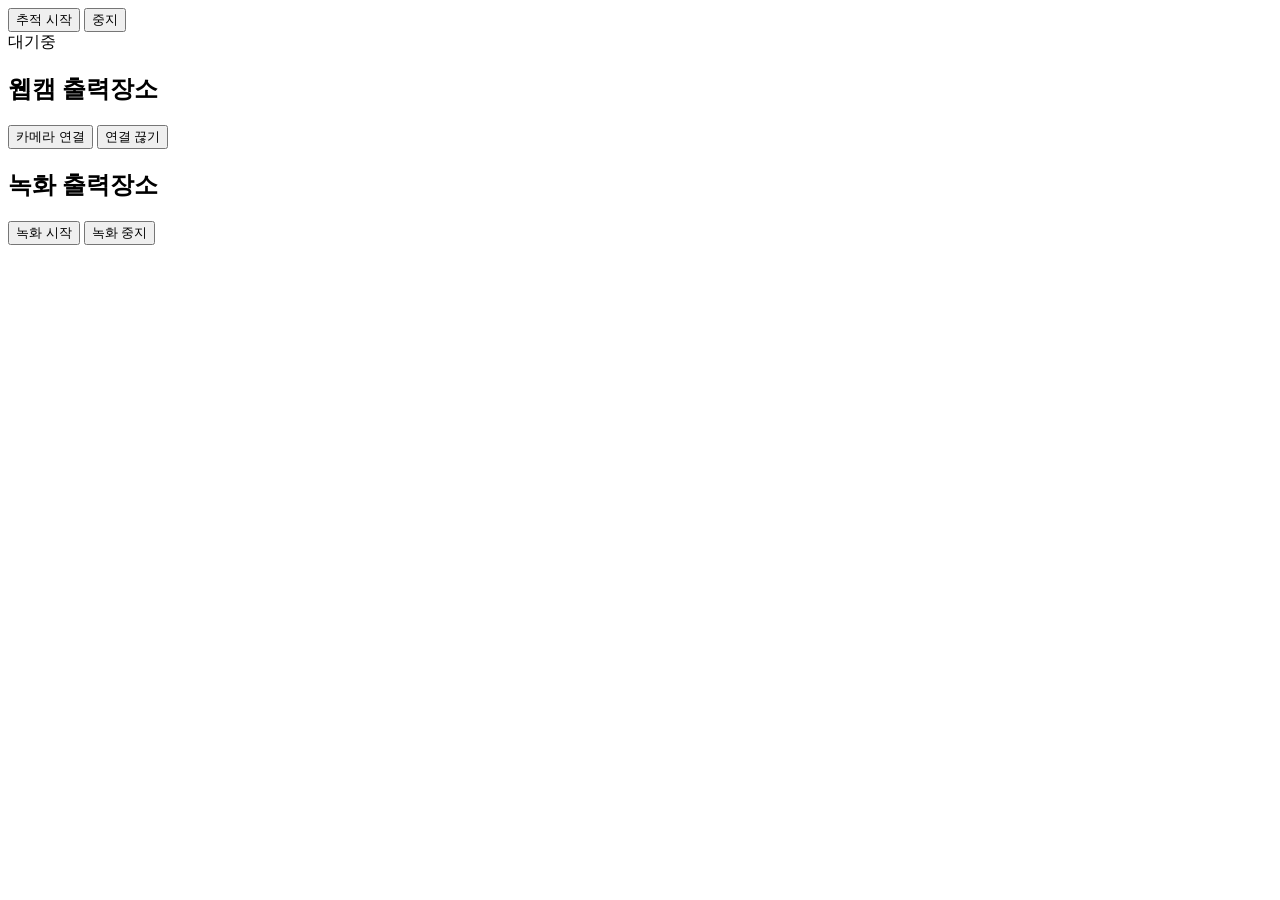
<file: yolo/index.html>
<!DOCTYPE html>
<html lang="ko">
<head>
    <meta charset="UTF-8">
    <meta name="viewport" content="width=device-width, initial-scale=1.0">
    <title>YOLO Camera</title>
    <style>
        * {
            box-sizing: border-box;
        }

        #videoArea {
            width: 640px;
        }

        #videoArea img {
            width: 100%;
            object-fit: contain;
        }

        #camArea {
            width: 1280px;
            max-width: 100%;
        }

        #camArea img {
            width: 100%;
            object-fit: contain;
        }

        #recordVideo {
            width: 640px;
            max-width: 100%;
        }

        #recordVideo img {
            width: 100%;
            object-fit: contain;
        }
    </style>
</head>
<body>
    <div>
        <div>
            <button onclick="start()">추적 시작</button>
            <button onclick="stop()">중지</button>
            <div id="status">대기중</div>
        </div>

        <div id="videoArea"></div>
    </div>

    <div>
        <h2>웹캠 출력장소</h2>

        <div>
            <button onclick="camLink()">카메라 연결</button>
            <button onclick="camClose()">연결 끊기</button>
        </div>

        <div id="camArea"></div>
    </div>

    <div>
        <h2>녹화 출력장소</h2>

        <div>
            <button onclick="startVideo()">녹화 시작</button>
            <button onclick="stopVideo()">녹화 중지</button>
        </div>

        <div id="recordVideo"></div>
    </div>

    <script>
        function startVideo() {
            document.getElementById("recordVideo").innerHTML = `
                <img src="http://127.0.0.1:8000/record">
            `;
        }

        async function stopVideo() {
            document.getElementById("recordVideo").innerHTML = "";

            await fetch("http://127.0.0.1:8000/stop", {
                method: "POST"
            });
        }

        function camLink() {
            const cam = document.getElementById("camArea");

            cam.innerHTML = `
                <img src="http://127.0.0.1:8000/webcam">
            `;
        }

        function camClose() {
            const cam = document.getElementById("camArea");
            cam.innerHTML = "연결이 끊겼습니다.";
        }

        function start() {
            const videoArea = document.getElementById("videoArea");
            const status = document.getElementById("status");

            videoArea.innerHTML = `
                <img src="http://127.0.0.1:8000/video">
            `;

            status.innerHTML = "객체 추적 실행중";
        }

        function stop() {
            const videoArea = document.getElementById("videoArea");
            const status = document.getElementById("status");

            videoArea.innerHTML = "<p>영상이 중지 되었습니다.</p>";
            status.innerHTML = "중지됨";
        }
    </script>
</body>
</html>
</file>
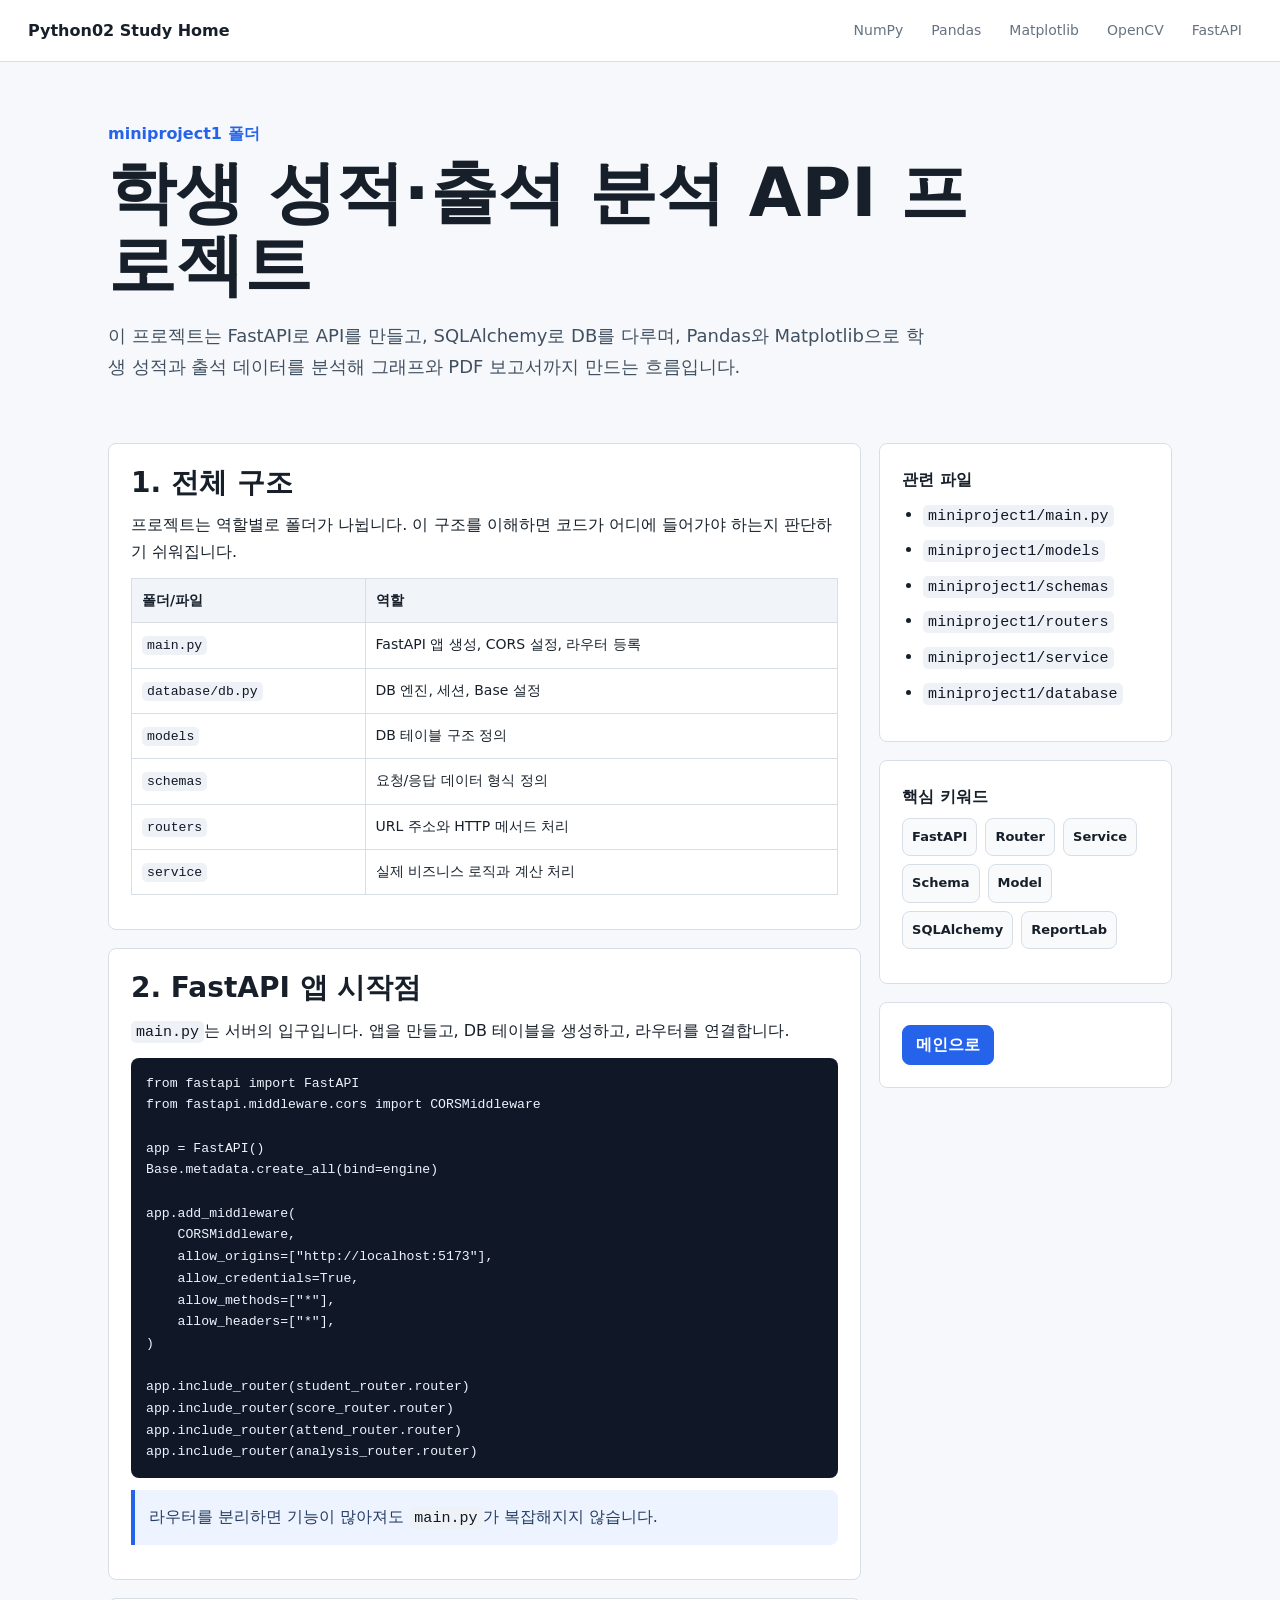
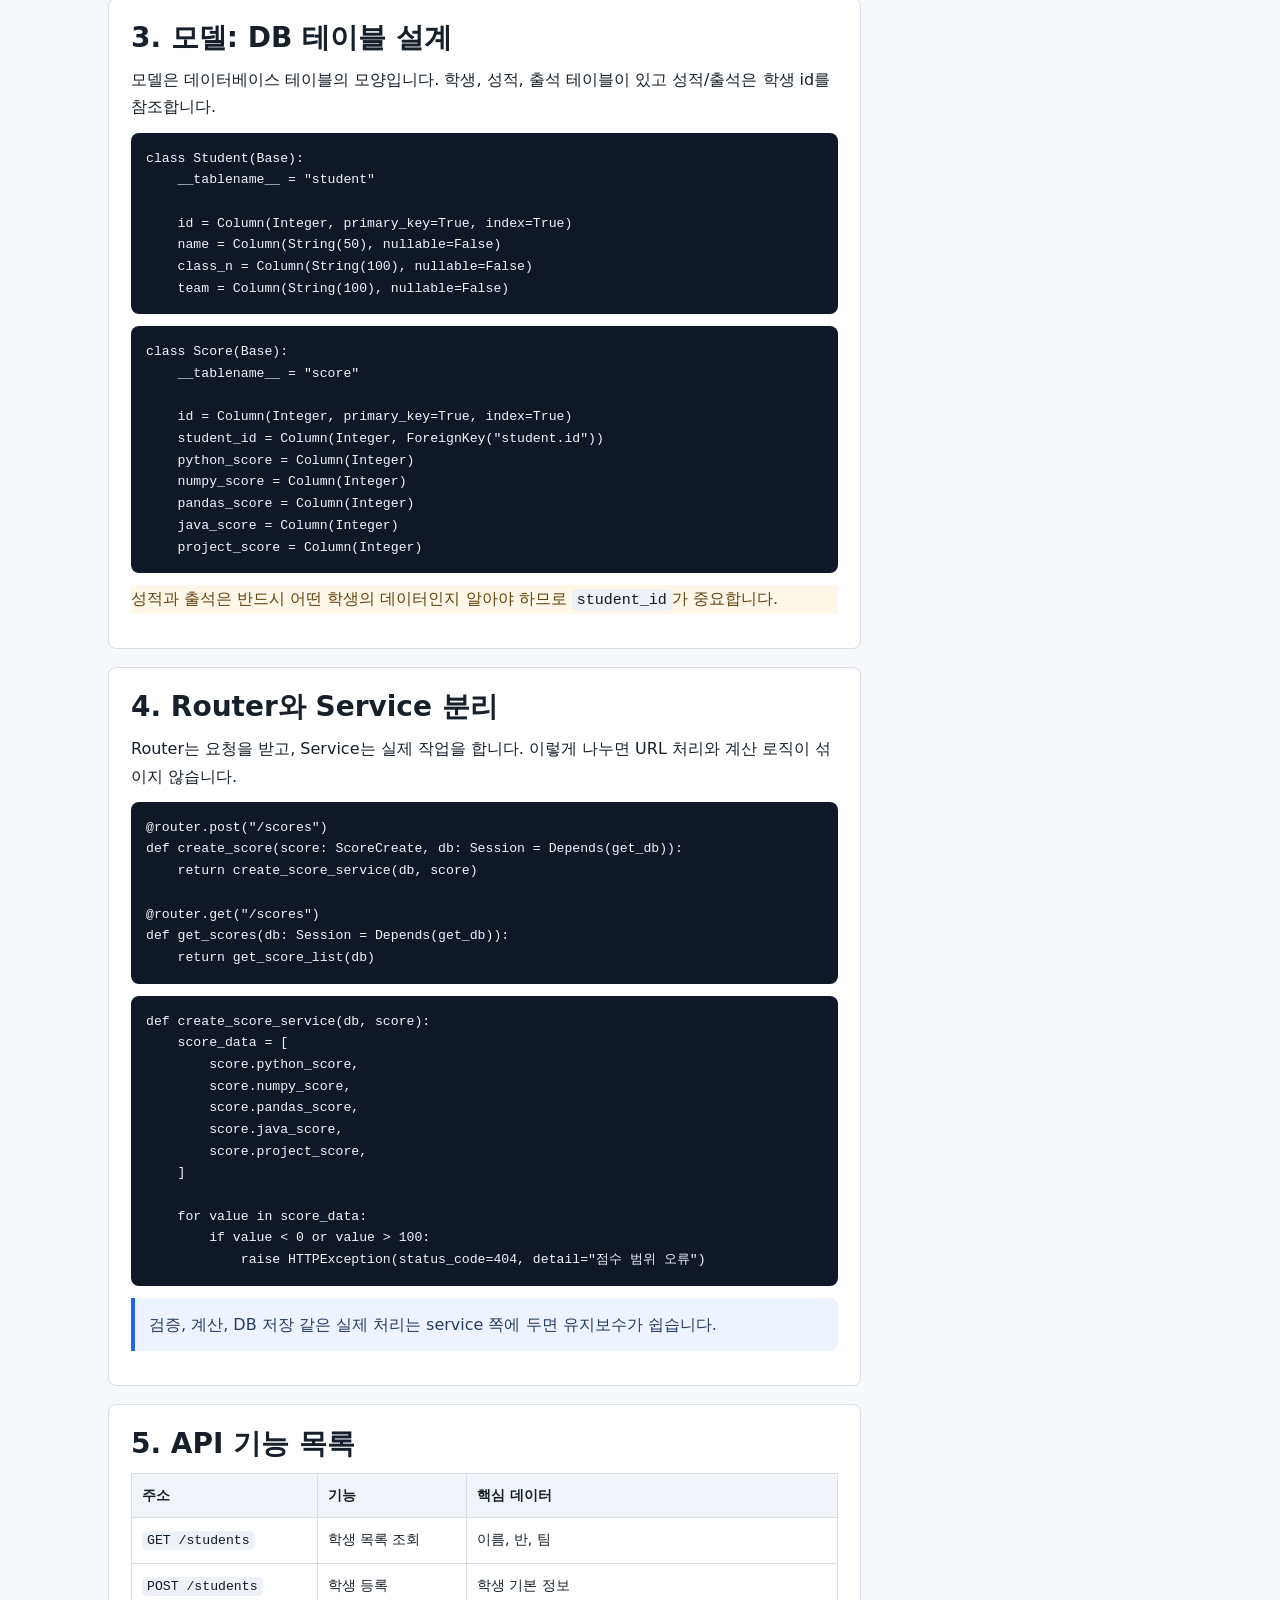
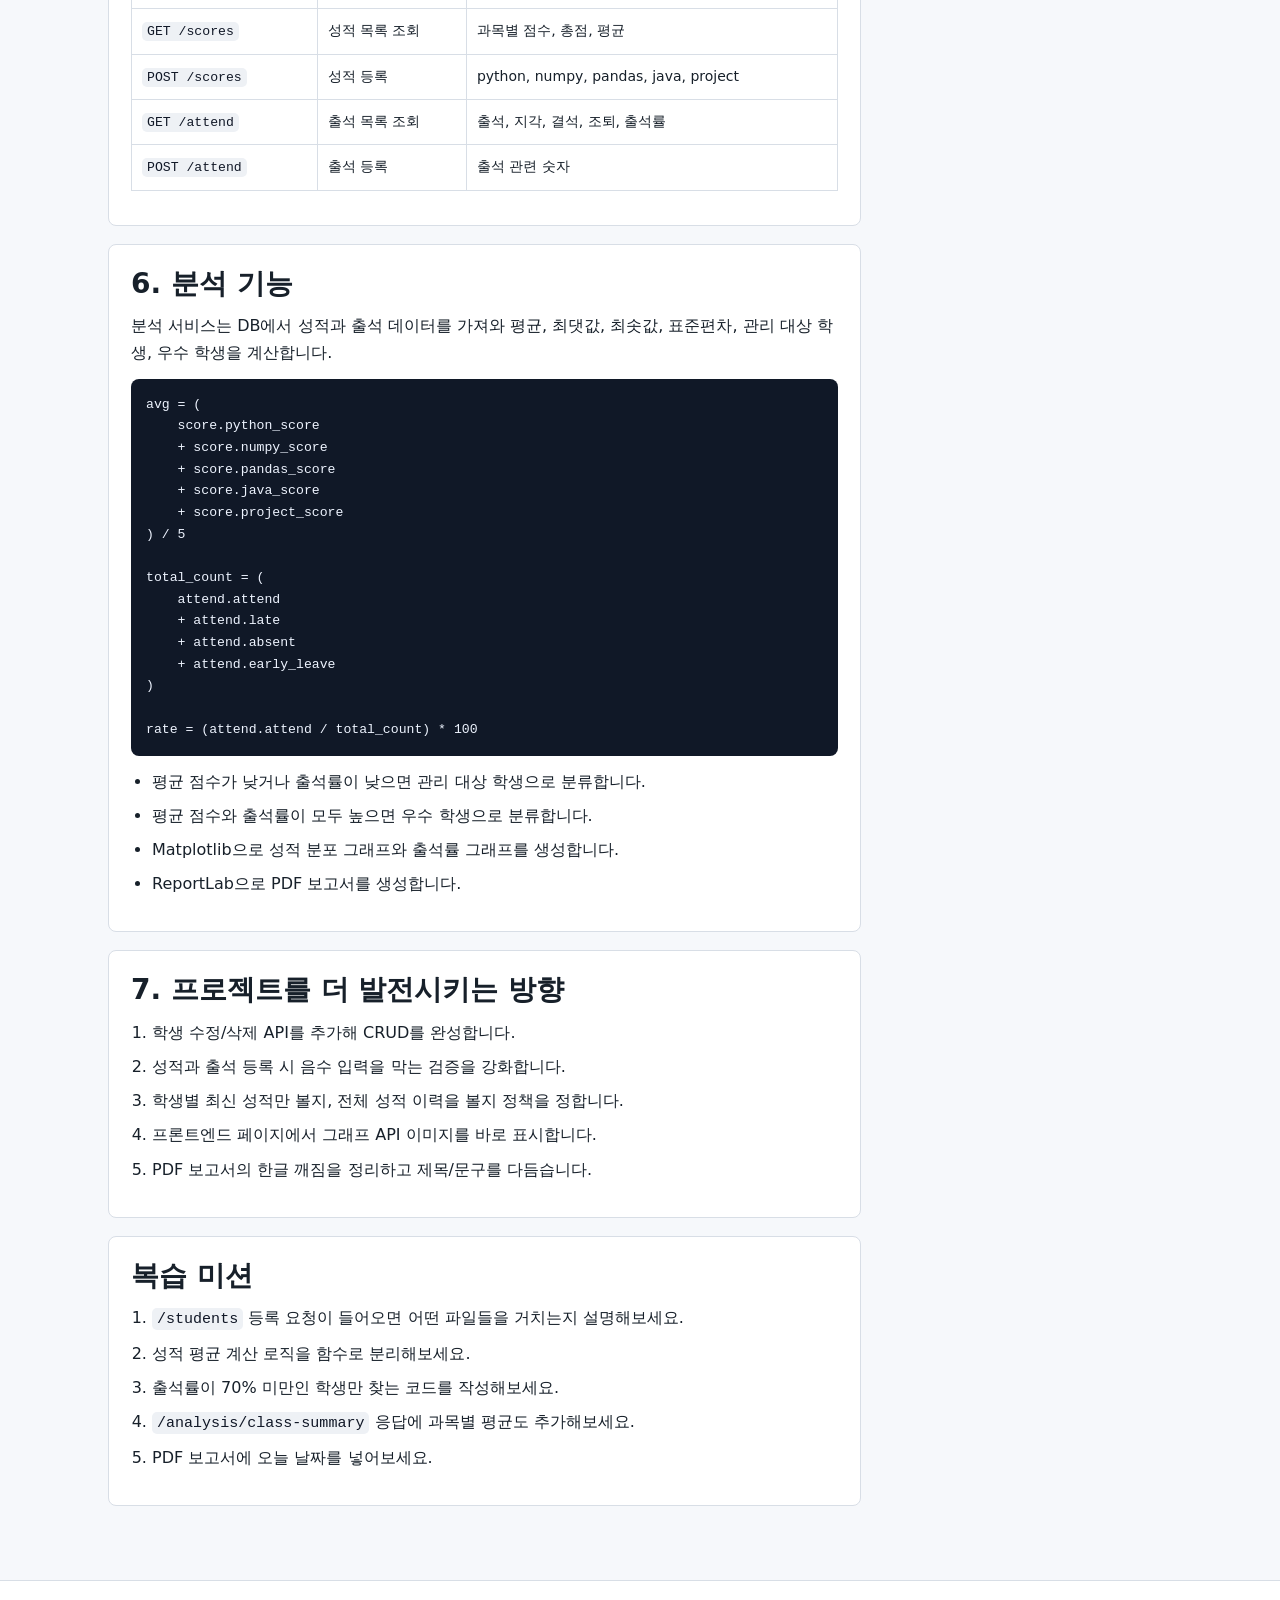
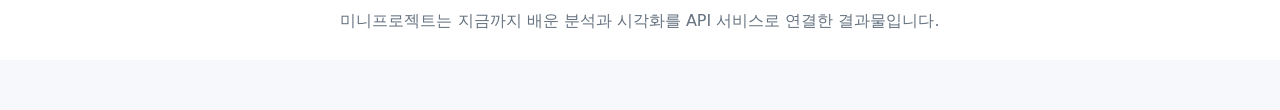
<file: 공부파일/fastapi_project.html>
<!doctype html>
<html lang="ko">
<head>
  <meta charset="utf-8">
  <meta name="viewport" content="width=device-width, initial-scale=1">
  <title>FastAPI 미니프로젝트 학습 정리</title>
  <link rel="stylesheet" href="study.css">
</head>
<body>
  <header class="topbar">
    <a class="brand" href="../study_home.html">Python02 Study Home</a>
    <nav class="nav">
      <a href="numpy.html">NumPy</a>
      <a href="pandas.html">Pandas</a>
      <a href="matplotlib.html">Matplotlib</a>
      <a href="opencv.html">OpenCV</a>
      <a href="fastapi_project.html">FastAPI</a>
    </nav>
  </header>

  <main>
    <div class="hero">
      <p class="eyebrow">miniproject1 폴더</p>
      <h1>학생 성적·출석 분석 API 프로젝트</h1>
      <p class="lead">이 프로젝트는 FastAPI로 API를 만들고, SQLAlchemy로 DB를 다루며, Pandas와 Matplotlib으로 학생 성적과 출석 데이터를 분석해 그래프와 PDF 보고서까지 만드는 흐름입니다.</p>
    </div>

    <div class="wrap grid">
      <div>
        <section>
          <h2>1. 전체 구조</h2>
          <p>프로젝트는 역할별로 폴더가 나뉩니다. 이 구조를 이해하면 코드가 어디에 들어가야 하는지 판단하기 쉬워집니다.</p>
          <table class="mini-table">
            <thead>
              <tr><th>폴더/파일</th><th>역할</th></tr>
            </thead>
            <tbody>
              <tr><td><code>main.py</code></td><td>FastAPI 앱 생성, CORS 설정, 라우터 등록</td></tr>
              <tr><td><code>database/db.py</code></td><td>DB 엔진, 세션, Base 설정</td></tr>
              <tr><td><code>models</code></td><td>DB 테이블 구조 정의</td></tr>
              <tr><td><code>schemas</code></td><td>요청/응답 데이터 형식 정의</td></tr>
              <tr><td><code>routers</code></td><td>URL 주소와 HTTP 메서드 처리</td></tr>
              <tr><td><code>service</code></td><td>실제 비즈니스 로직과 계산 처리</td></tr>
            </tbody>
          </table>
        </section>

        <section>
          <h2>2. FastAPI 앱 시작점</h2>
          <p><code>main.py</code>는 서버의 입구입니다. 앱을 만들고, DB 테이블을 생성하고, 라우터를 연결합니다.</p>
          <pre><code class="language-python">from fastapi import FastAPI
from fastapi.middleware.cors import CORSMiddleware

app = FastAPI()
Base.metadata.create_all(bind=engine)

app.add_middleware(
    CORSMiddleware,
    allow_origins=["http://localhost:5173"],
    allow_credentials=True,
    allow_methods=["*"],
    allow_headers=["*"],
)

app.include_router(student_router.router)
app.include_router(score_router.router)
app.include_router(attend_router.router)
app.include_router(analysis_router.router)</code></pre>
          <p class="note">라우터를 분리하면 기능이 많아져도 <code>main.py</code>가 복잡해지지 않습니다.</p>
        </section>

        <section>
          <h2>3. 모델: DB 테이블 설계</h2>
          <p>모델은 데이터베이스 테이블의 모양입니다. 학생, 성적, 출석 테이블이 있고 성적/출석은 학생 id를 참조합니다.</p>
          <pre><code class="language-python">class Student(Base):
    __tablename__ = "student"

    id = Column(Integer, primary_key=True, index=True)
    name = Column(String(50), nullable=False)
    class_n = Column(String(100), nullable=False)
    team = Column(String(100), nullable=False)</code></pre>
          <pre><code class="language-python">class Score(Base):
    __tablename__ = "score"

    id = Column(Integer, primary_key=True, index=True)
    student_id = Column(Integer, ForeignKey("student.id"))
    python_score = Column(Integer)
    numpy_score = Column(Integer)
    pandas_score = Column(Integer)
    java_score = Column(Integer)
    project_score = Column(Integer)</code></pre>
          <p class="warn">성적과 출석은 반드시 어떤 학생의 데이터인지 알아야 하므로 <code>student_id</code>가 중요합니다.</p>
        </section>

        <section>
          <h2>4. Router와 Service 분리</h2>
          <p>Router는 요청을 받고, Service는 실제 작업을 합니다. 이렇게 나누면 URL 처리와 계산 로직이 섞이지 않습니다.</p>
          <pre><code class="language-python">@router.post("/scores")
def create_score(score: ScoreCreate, db: Session = Depends(get_db)):
    return create_score_service(db, score)

@router.get("/scores")
def get_scores(db: Session = Depends(get_db)):
    return get_score_list(db)</code></pre>
          <pre><code class="language-python">def create_score_service(db, score):
    score_data = [
        score.python_score,
        score.numpy_score,
        score.pandas_score,
        score.java_score,
        score.project_score,
    ]

    for value in score_data:
        if value < 0 or value > 100:
            raise HTTPException(status_code=404, detail="점수 범위 오류")</code></pre>
          <p class="note">검증, 계산, DB 저장 같은 실제 처리는 service 쪽에 두면 유지보수가 쉽습니다.</p>
        </section>

        <section>
          <h2>5. API 기능 목록</h2>
          <table class="mini-table">
            <thead>
              <tr><th>주소</th><th>기능</th><th>핵심 데이터</th></tr>
            </thead>
            <tbody>
              <tr><td><code>GET /students</code></td><td>학생 목록 조회</td><td>이름, 반, 팀</td></tr>
              <tr><td><code>POST /students</code></td><td>학생 등록</td><td>학생 기본 정보</td></tr>
              <tr><td><code>GET /scores</code></td><td>성적 목록 조회</td><td>과목별 점수, 총점, 평균</td></tr>
              <tr><td><code>POST /scores</code></td><td>성적 등록</td><td>python, numpy, pandas, java, project</td></tr>
              <tr><td><code>GET /attend</code></td><td>출석 목록 조회</td><td>출석, 지각, 결석, 조퇴, 출석률</td></tr>
              <tr><td><code>POST /attend</code></td><td>출석 등록</td><td>출석 관련 숫자</td></tr>
            </tbody>
          </table>
        </section>

        <section>
          <h2>6. 분석 기능</h2>
          <p>분석 서비스는 DB에서 성적과 출석 데이터를 가져와 평균, 최댓값, 최솟값, 표준편차, 관리 대상 학생, 우수 학생을 계산합니다.</p>
          <pre><code class="language-python">avg = (
    score.python_score
    + score.numpy_score
    + score.pandas_score
    + score.java_score
    + score.project_score
) / 5

total_count = (
    attend.attend
    + attend.late
    + attend.absent
    + attend.early_leave
)

rate = (attend.attend / total_count) * 100</code></pre>
          <ul>
            <li>평균 점수가 낮거나 출석률이 낮으면 관리 대상 학생으로 분류합니다.</li>
            <li>평균 점수와 출석률이 모두 높으면 우수 학생으로 분류합니다.</li>
            <li>Matplotlib으로 성적 분포 그래프와 출석률 그래프를 생성합니다.</li>
            <li>ReportLab으로 PDF 보고서를 생성합니다.</li>
          </ul>
        </section>

        <section>
          <h2>7. 프로젝트를 더 발전시키는 방향</h2>
          <ol>
            <li>학생 수정/삭제 API를 추가해 CRUD를 완성합니다.</li>
            <li>성적과 출석 등록 시 음수 입력을 막는 검증을 강화합니다.</li>
            <li>학생별 최신 성적만 볼지, 전체 성적 이력을 볼지 정책을 정합니다.</li>
            <li>프론트엔드 페이지에서 그래프 API 이미지를 바로 표시합니다.</li>
            <li>PDF 보고서의 한글 깨짐을 정리하고 제목/문구를 다듬습니다.</li>
          </ol>
        </section>

        <section>
          <h2>복습 미션</h2>
          <ol>
            <li><code>/students</code> 등록 요청이 들어오면 어떤 파일들을 거치는지 설명해보세요.</li>
            <li>성적 평균 계산 로직을 함수로 분리해보세요.</li>
            <li>출석률이 70% 미만인 학생만 찾는 코드를 작성해보세요.</li>
            <li><code>/analysis/class-summary</code> 응답에 과목별 평균도 추가해보세요.</li>
            <li>PDF 보고서에 오늘 날짜를 넣어보세요.</li>
          </ol>
        </section>
      </div>

      <aside class="side">
        <div class="side-card">
          <strong>관련 파일</strong>
          <ul>
            <li><code>miniproject1/main.py</code></li>
            <li><code>miniproject1/models</code></li>
            <li><code>miniproject1/schemas</code></li>
            <li><code>miniproject1/routers</code></li>
            <li><code>miniproject1/service</code></li>
            <li><code>miniproject1/database</code></li>
          </ul>
        </div>
        <div class="side-card">
          <strong>핵심 키워드</strong>
          <ul class="pill-list">
            <li>FastAPI</li>
            <li>Router</li>
            <li>Service</li>
            <li>Schema</li>
            <li>Model</li>
            <li>SQLAlchemy</li>
            <li>ReportLab</li>
          </ul>
        </div>
        <div class="side-card">
          <a class="button primary" href="../study_home.html">메인으로</a>
        </div>
      </aside>
    </div>
  </main>

  <footer>미니프로젝트는 지금까지 배운 분석과 시각화를 API 서비스로 연결한 결과물입니다.</footer>
</body>
</html>
</file>
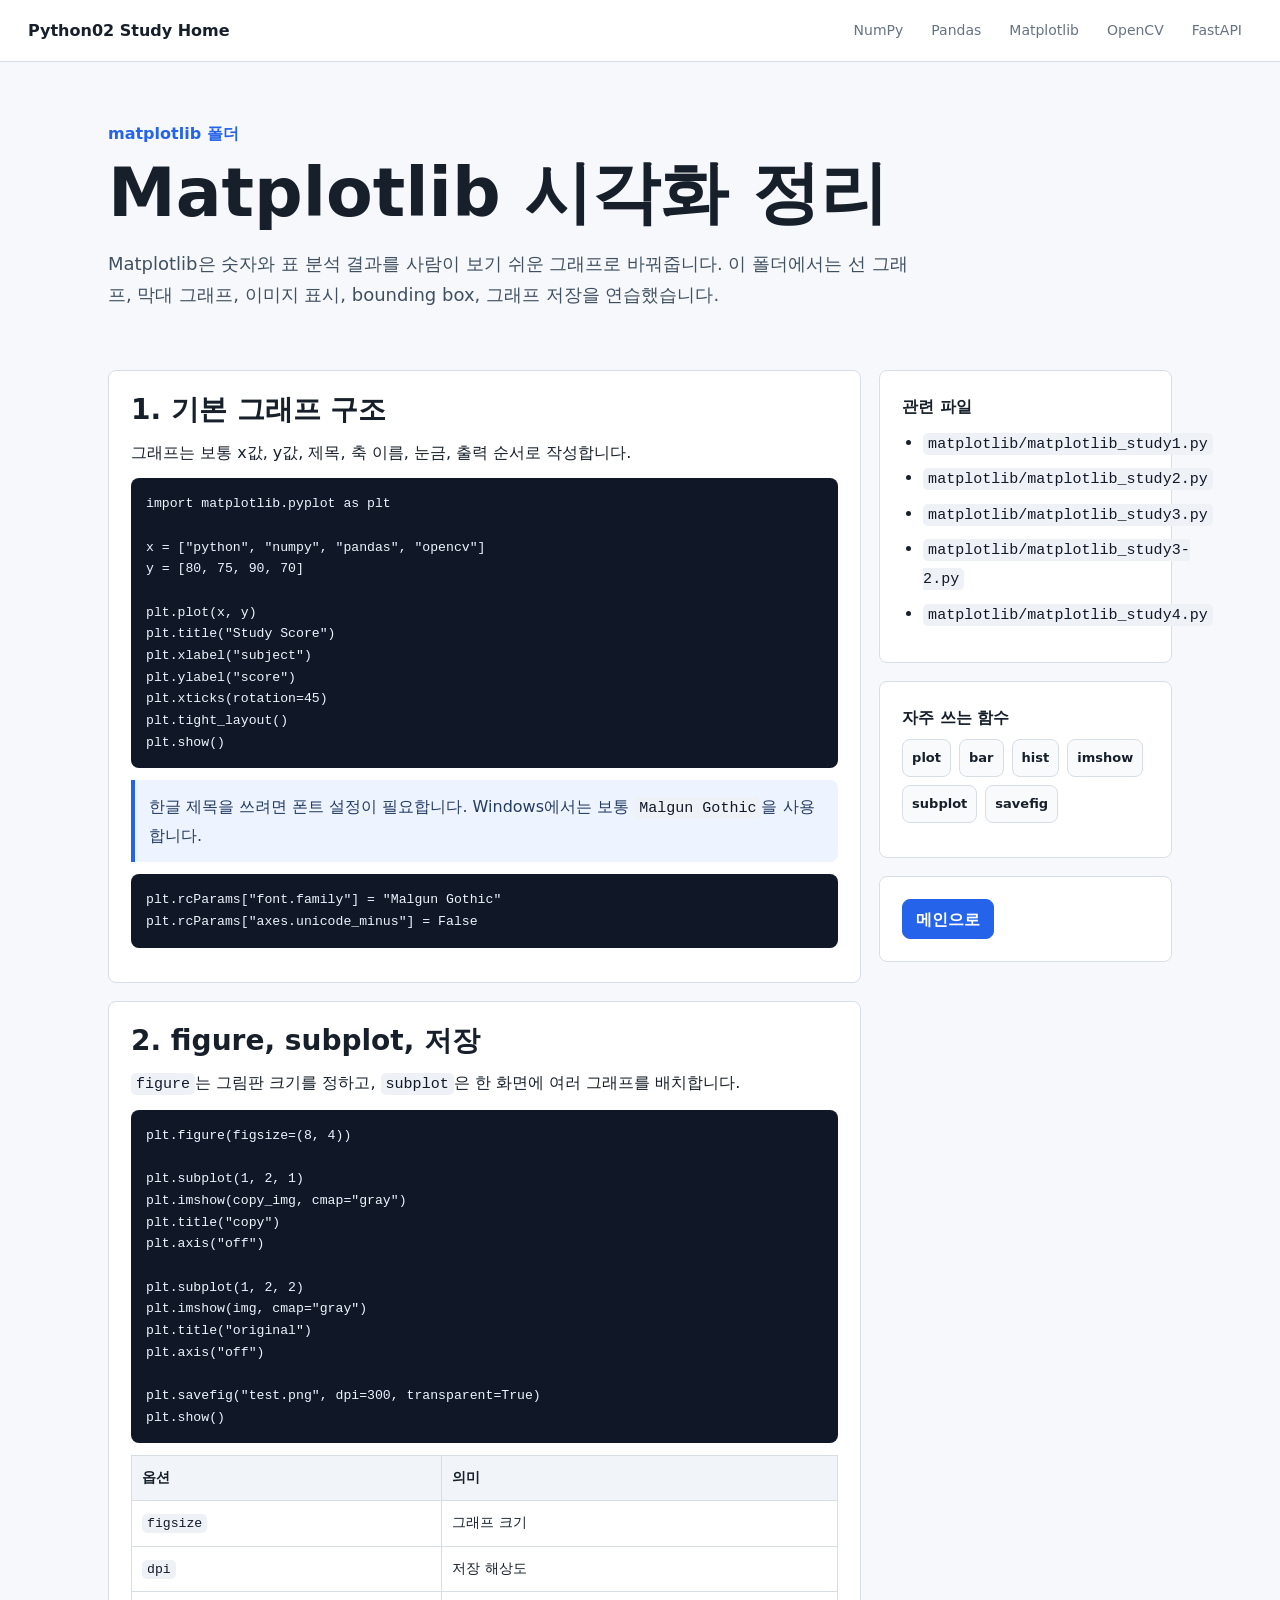
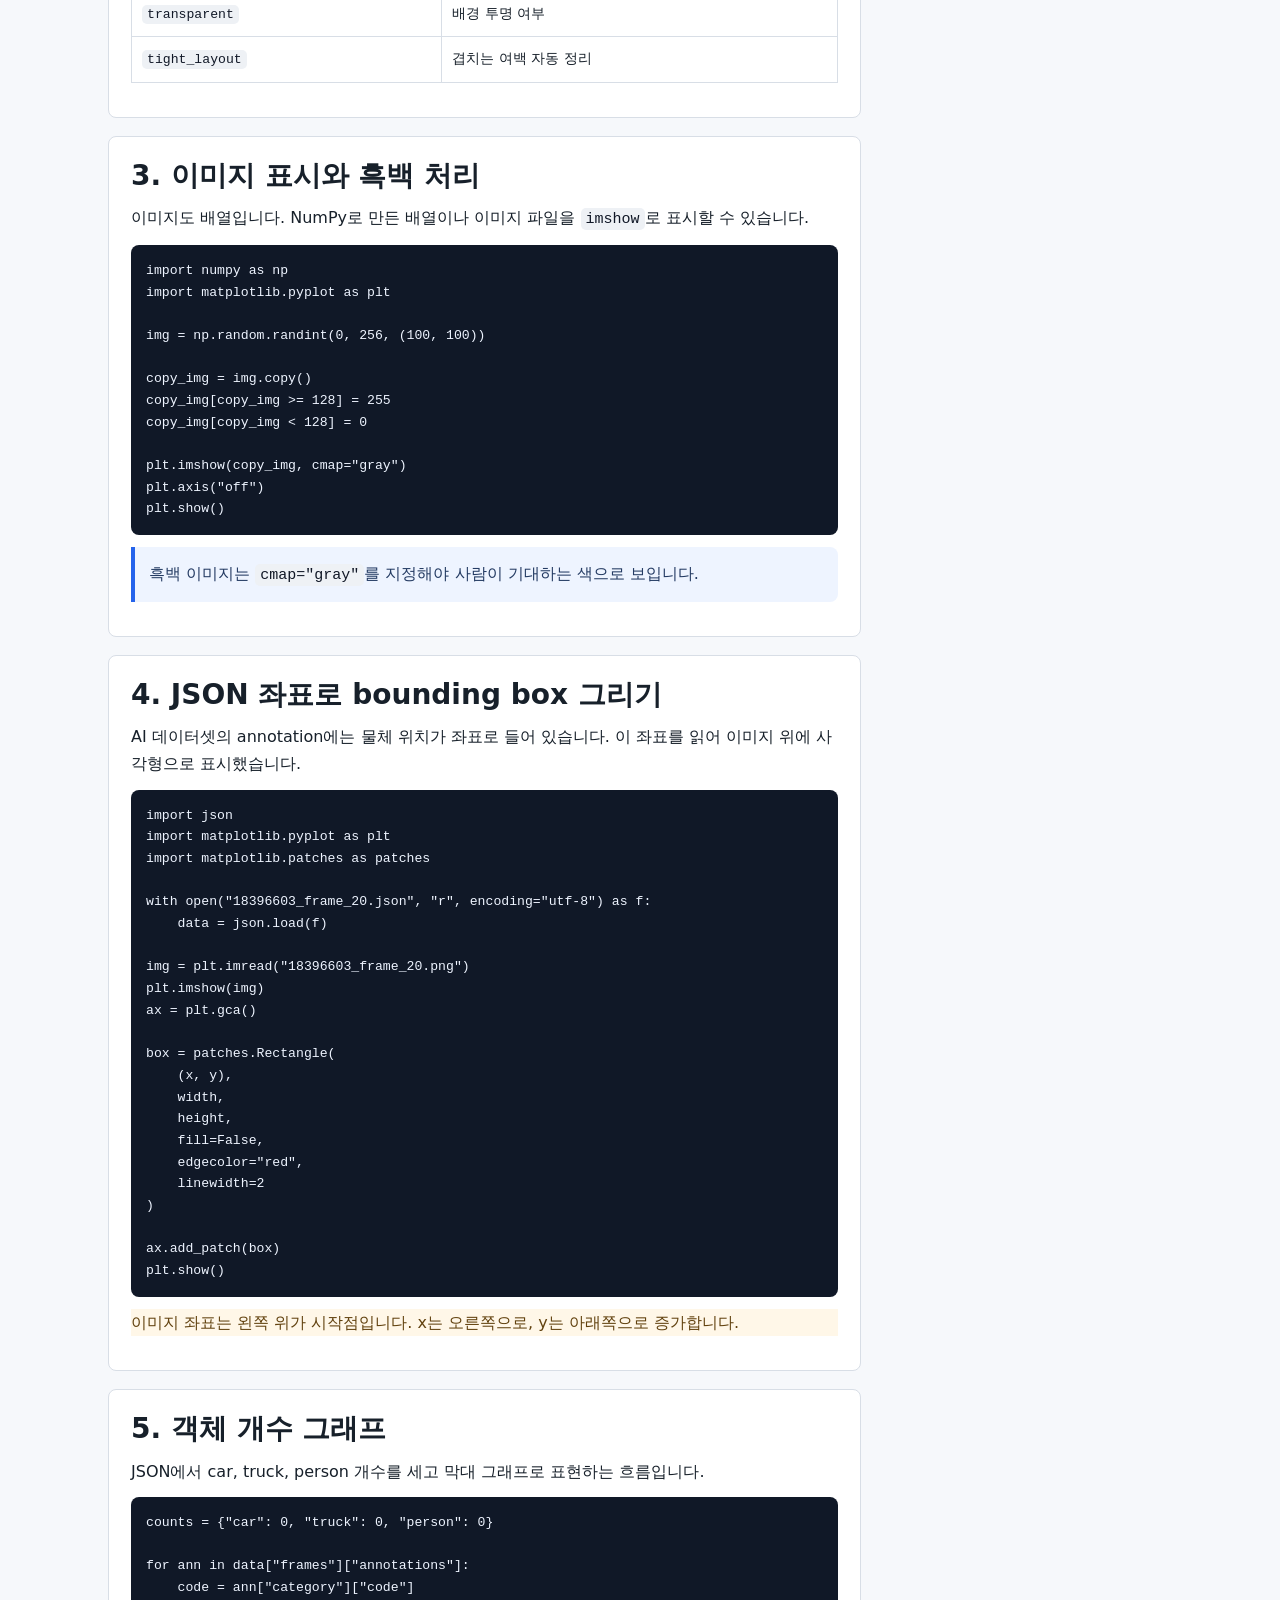
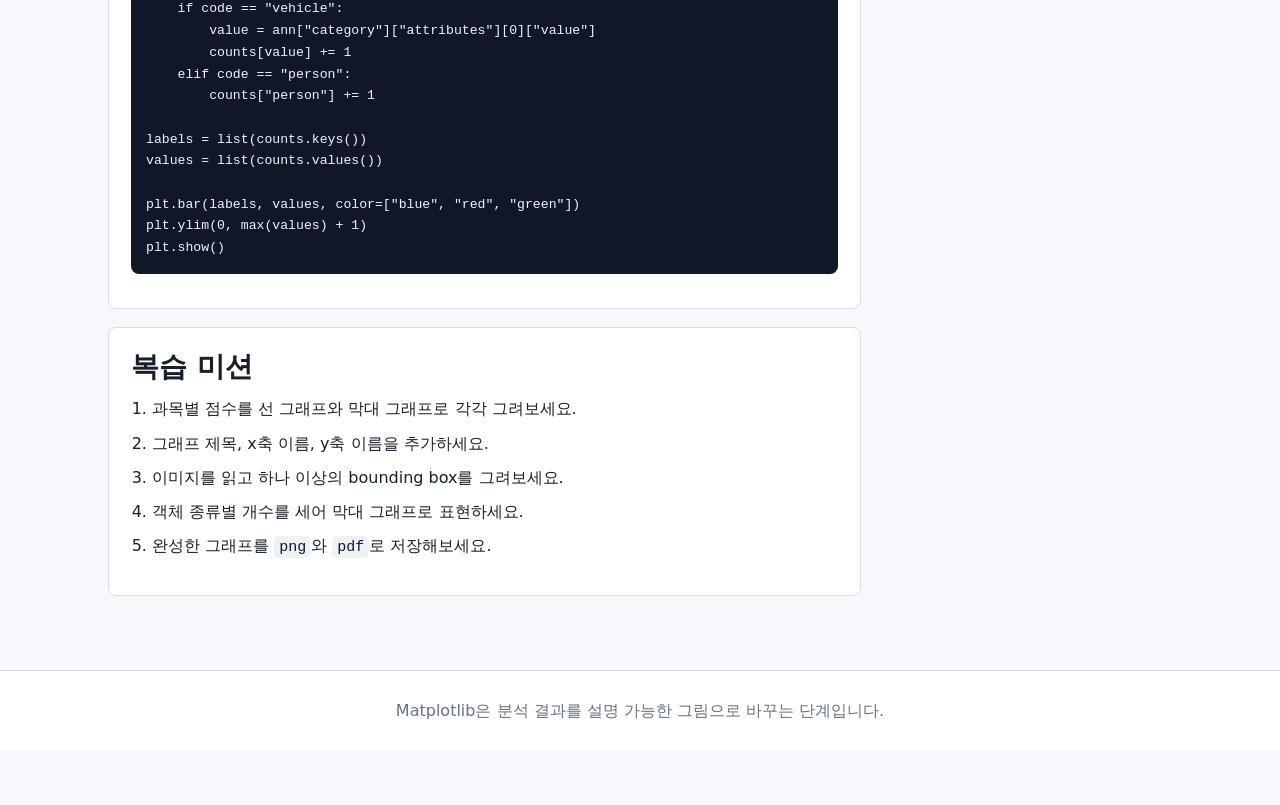
<file: 공부파일/matplotlib.html>
<!doctype html>
<html lang="ko">
<head>
  <meta charset="utf-8">
  <meta name="viewport" content="width=device-width, initial-scale=1">
  <title>Matplotlib 학습 정리</title>
  <link rel="stylesheet" href="study.css">
</head>
<body>
  <header class="topbar">
    <a class="brand" href="../study_home.html">Python02 Study Home</a>
    <nav class="nav">
      <a href="numpy.html">NumPy</a>
      <a href="pandas.html">Pandas</a>
      <a href="matplotlib.html">Matplotlib</a>
      <a href="opencv.html">OpenCV</a>
      <a href="fastapi_project.html">FastAPI</a>
    </nav>
  </header>

  <main>
    <div class="hero">
      <p class="eyebrow">matplotlib 폴더</p>
      <h1>Matplotlib 시각화 정리</h1>
      <p class="lead">Matplotlib은 숫자와 표 분석 결과를 사람이 보기 쉬운 그래프로 바꿔줍니다. 이 폴더에서는 선 그래프, 막대 그래프, 이미지 표시, bounding box, 그래프 저장을 연습했습니다.</p>
    </div>

    <div class="wrap grid">
      <div>
        <section>
          <h2>1. 기본 그래프 구조</h2>
          <p>그래프는 보통 x값, y값, 제목, 축 이름, 눈금, 출력 순서로 작성합니다.</p>
          <pre><code class="language-python">import matplotlib.pyplot as plt

x = ["python", "numpy", "pandas", "opencv"]
y = [80, 75, 90, 70]

plt.plot(x, y)
plt.title("Study Score")
plt.xlabel("subject")
plt.ylabel("score")
plt.xticks(rotation=45)
plt.tight_layout()
plt.show()</code></pre>
          <p class="note">한글 제목을 쓰려면 폰트 설정이 필요합니다. Windows에서는 보통 <code>Malgun Gothic</code>을 사용합니다.</p>
          <pre><code class="language-python">plt.rcParams["font.family"] = "Malgun Gothic"
plt.rcParams["axes.unicode_minus"] = False</code></pre>
        </section>

        <section>
          <h2>2. figure, subplot, 저장</h2>
          <p><code>figure</code>는 그림판 크기를 정하고, <code>subplot</code>은 한 화면에 여러 그래프를 배치합니다.</p>
          <pre><code class="language-python">plt.figure(figsize=(8, 4))

plt.subplot(1, 2, 1)
plt.imshow(copy_img, cmap="gray")
plt.title("copy")
plt.axis("off")

plt.subplot(1, 2, 2)
plt.imshow(img, cmap="gray")
plt.title("original")
plt.axis("off")

plt.savefig("test.png", dpi=300, transparent=True)
plt.show()</code></pre>
          <table class="mini-table">
            <thead>
              <tr><th>옵션</th><th>의미</th></tr>
            </thead>
            <tbody>
              <tr><td><code>figsize</code></td><td>그래프 크기</td></tr>
              <tr><td><code>dpi</code></td><td>저장 해상도</td></tr>
              <tr><td><code>transparent</code></td><td>배경 투명 여부</td></tr>
              <tr><td><code>tight_layout</code></td><td>겹치는 여백 자동 정리</td></tr>
            </tbody>
          </table>
        </section>

        <section>
          <h2>3. 이미지 표시와 흑백 처리</h2>
          <p>이미지도 배열입니다. NumPy로 만든 배열이나 이미지 파일을 <code>imshow</code>로 표시할 수 있습니다.</p>
          <pre><code class="language-python">import numpy as np
import matplotlib.pyplot as plt

img = np.random.randint(0, 256, (100, 100))

copy_img = img.copy()
copy_img[copy_img >= 128] = 255
copy_img[copy_img < 128] = 0

plt.imshow(copy_img, cmap="gray")
plt.axis("off")
plt.show()</code></pre>
          <p class="note">흑백 이미지는 <code>cmap="gray"</code>를 지정해야 사람이 기대하는 색으로 보입니다.</p>
        </section>

        <section>
          <h2>4. JSON 좌표로 bounding box 그리기</h2>
          <p>AI 데이터셋의 annotation에는 물체 위치가 좌표로 들어 있습니다. 이 좌표를 읽어 이미지 위에 사각형으로 표시했습니다.</p>
          <pre><code class="language-python">import json
import matplotlib.pyplot as plt
import matplotlib.patches as patches

with open("18396603_frame_20.json", "r", encoding="utf-8") as f:
    data = json.load(f)

img = plt.imread("18396603_frame_20.png")
plt.imshow(img)
ax = plt.gca()

box = patches.Rectangle(
    (x, y),
    width,
    height,
    fill=False,
    edgecolor="red",
    linewidth=2
)

ax.add_patch(box)
plt.show()</code></pre>
          <p class="warn">이미지 좌표는 왼쪽 위가 시작점입니다. x는 오른쪽으로, y는 아래쪽으로 증가합니다.</p>
        </section>

        <section>
          <h2>5. 객체 개수 그래프</h2>
          <p>JSON에서 car, truck, person 개수를 세고 막대 그래프로 표현하는 흐름입니다.</p>
          <pre><code class="language-python">counts = {"car": 0, "truck": 0, "person": 0}

for ann in data["frames"]["annotations"]:
    code = ann["category"]["code"]
    if code == "vehicle":
        value = ann["category"]["attributes"][0]["value"]
        counts[value] += 1
    elif code == "person":
        counts["person"] += 1

labels = list(counts.keys())
values = list(counts.values())

plt.bar(labels, values, color=["blue", "red", "green"])
plt.ylim(0, max(values) + 1)
plt.show()</code></pre>
        </section>

        <section>
          <h2>복습 미션</h2>
          <ol>
            <li>과목별 점수를 선 그래프와 막대 그래프로 각각 그려보세요.</li>
            <li>그래프 제목, x축 이름, y축 이름을 추가하세요.</li>
            <li>이미지를 읽고 하나 이상의 bounding box를 그려보세요.</li>
            <li>객체 종류별 개수를 세어 막대 그래프로 표현하세요.</li>
            <li>완성한 그래프를 <code>png</code>와 <code>pdf</code>로 저장해보세요.</li>
          </ol>
        </section>
      </div>

      <aside class="side">
        <div class="side-card">
          <strong>관련 파일</strong>
          <ul>
            <li><code>matplotlib/matplotlib_study1.py</code></li>
            <li><code>matplotlib/matplotlib_study2.py</code></li>
            <li><code>matplotlib/matplotlib_study3.py</code></li>
            <li><code>matplotlib/matplotlib_study3-2.py</code></li>
            <li><code>matplotlib/matplotlib_study4.py</code></li>
          </ul>
        </div>
        <div class="side-card">
          <strong>자주 쓰는 함수</strong>
          <ul class="pill-list">
            <li>plot</li>
            <li>bar</li>
            <li>hist</li>
            <li>imshow</li>
            <li>subplot</li>
            <li>savefig</li>
          </ul>
        </div>
        <div class="side-card">
          <a class="button primary" href="../study_home.html">메인으로</a>
        </div>
      </aside>
    </div>
  </main>

  <footer>Matplotlib은 분석 결과를 설명 가능한 그림으로 바꾸는 단계입니다.</footer>
</body>
</html>
</file>
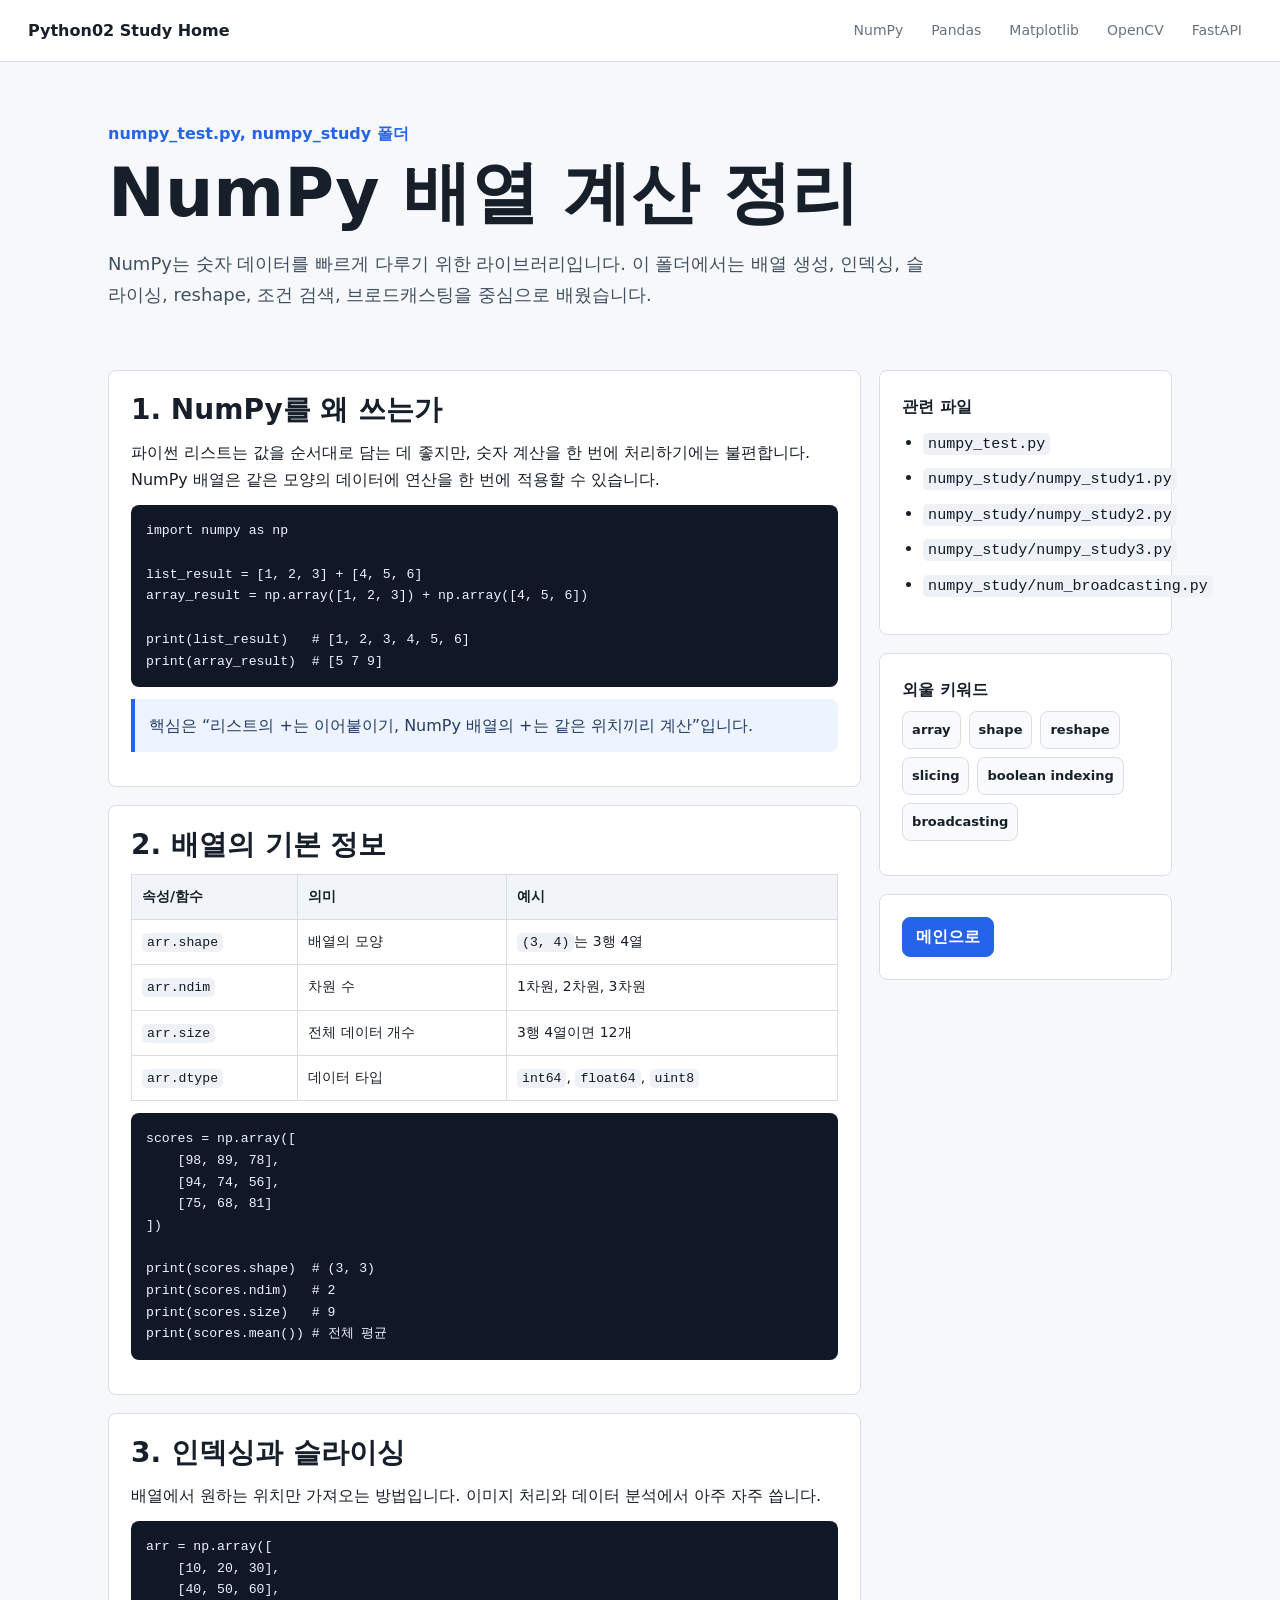
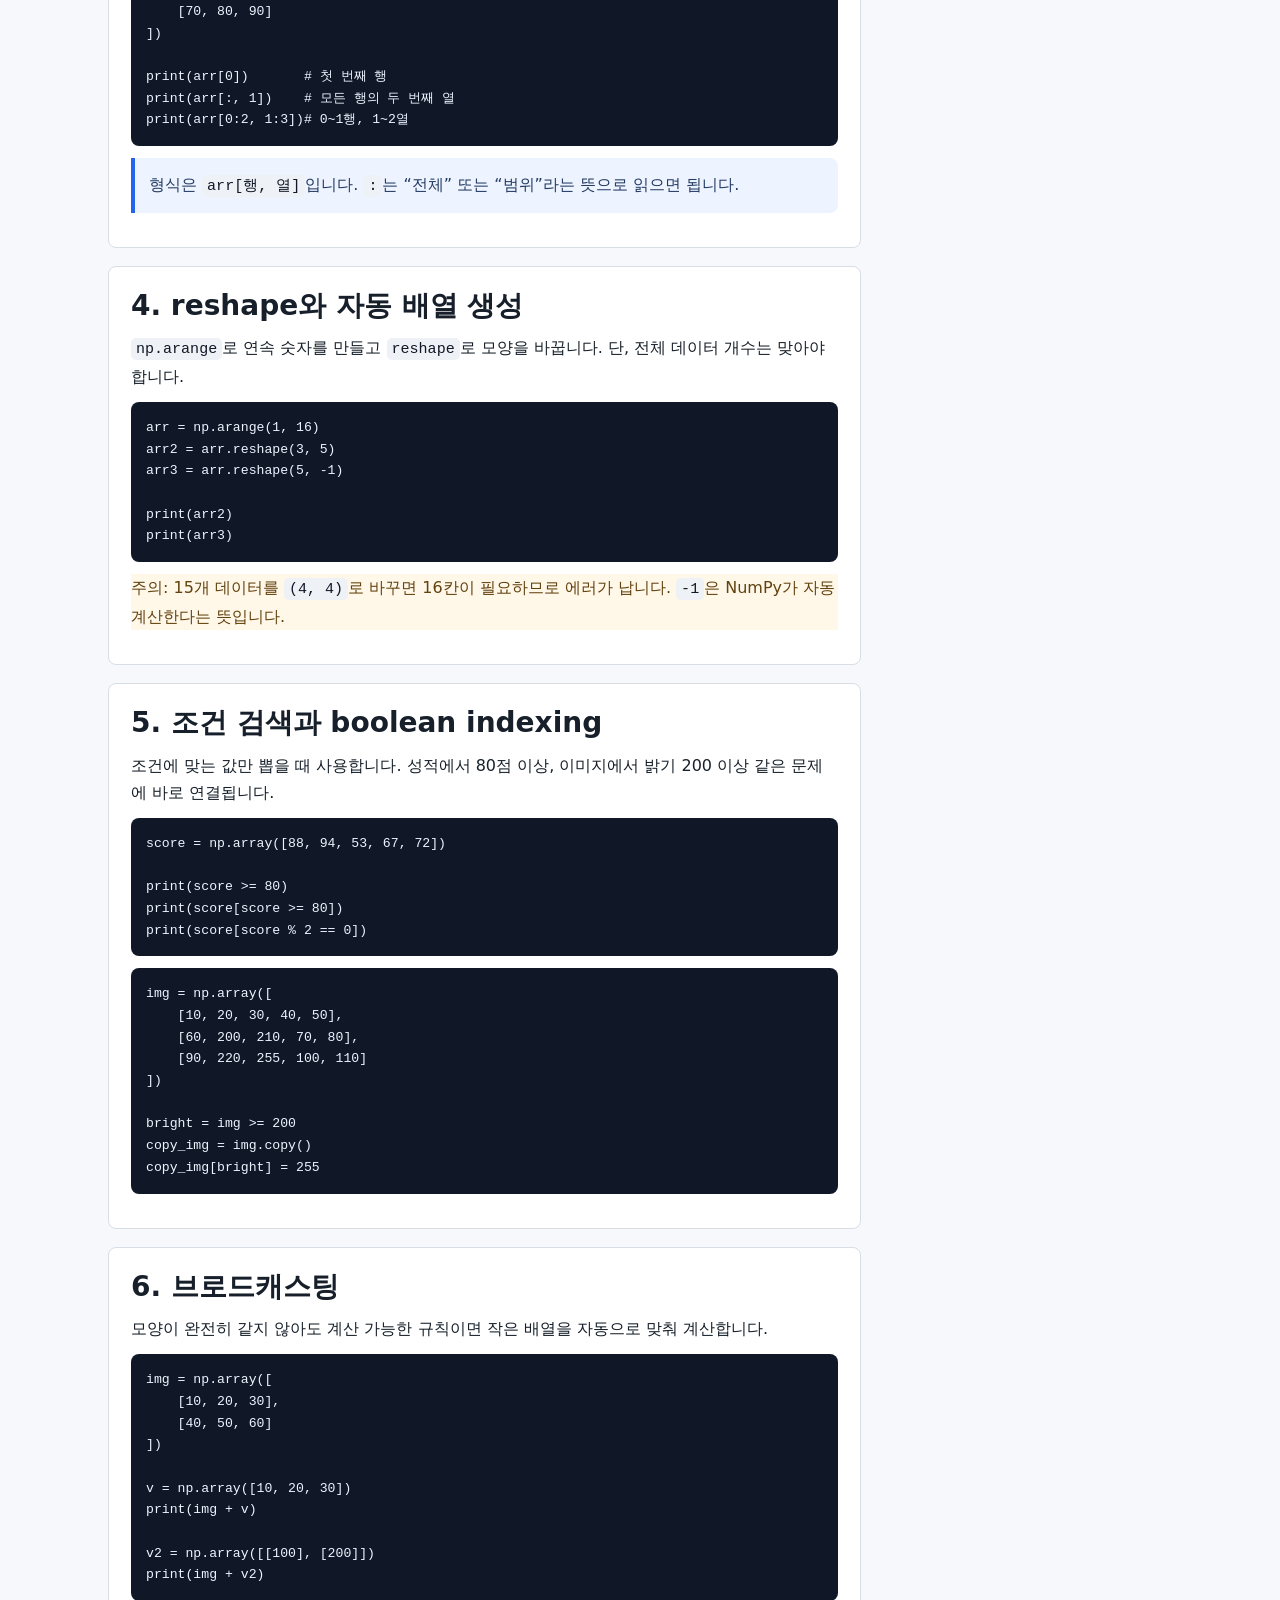
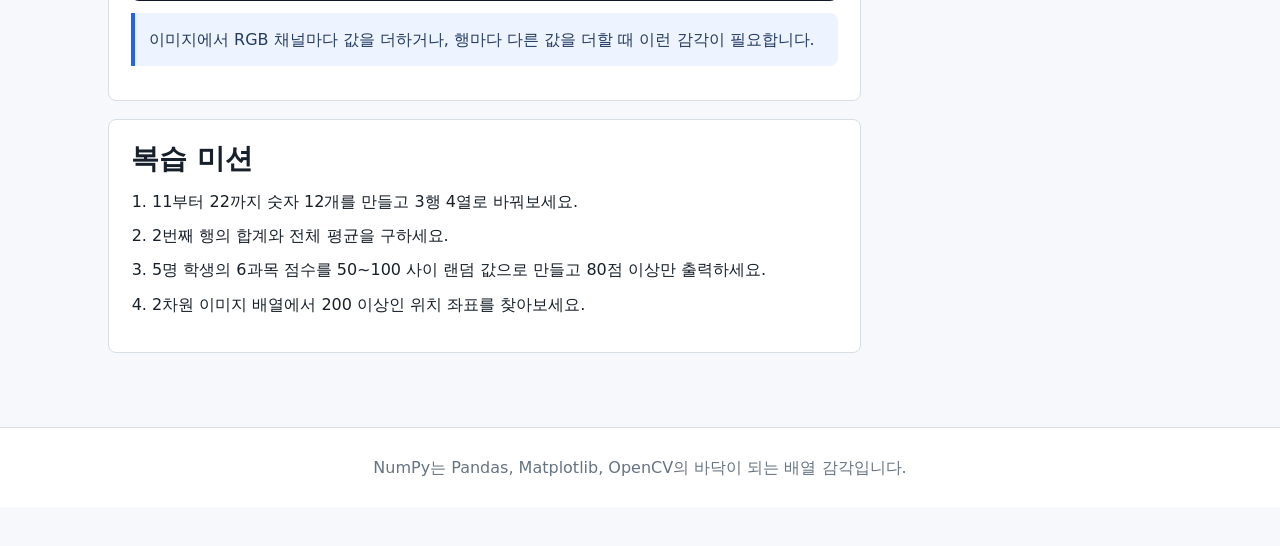
<file: 공부파일/numpy.html>
<!doctype html>
<html lang="ko">
<head>
  <meta charset="utf-8">
  <meta name="viewport" content="width=device-width, initial-scale=1">
  <title>NumPy 학습 정리</title>
  <link rel="stylesheet" href="study.css">
</head>
<body>
  <header class="topbar">
    <a class="brand" href="../study_home.html">Python02 Study Home</a>
    <nav class="nav">
      <a href="numpy.html">NumPy</a>
      <a href="pandas.html">Pandas</a>
      <a href="matplotlib.html">Matplotlib</a>
      <a href="opencv.html">OpenCV</a>
      <a href="fastapi_project.html">FastAPI</a>
    </nav>
  </header>

  <main>
    <div class="hero">
      <p class="eyebrow">numpy_test.py, numpy_study 폴더</p>
      <h1>NumPy 배열 계산 정리</h1>
      <p class="lead">NumPy는 숫자 데이터를 빠르게 다루기 위한 라이브러리입니다. 이 폴더에서는 배열 생성, 인덱싱, 슬라이싱, reshape, 조건 검색, 브로드캐스팅을 중심으로 배웠습니다.</p>
    </div>

    <div class="wrap grid">
      <div>
        <section>
          <h2>1. NumPy를 왜 쓰는가</h2>
          <p>파이썬 리스트는 값을 순서대로 담는 데 좋지만, 숫자 계산을 한 번에 처리하기에는 불편합니다. NumPy 배열은 같은 모양의 데이터에 연산을 한 번에 적용할 수 있습니다.</p>
          <pre><code class="language-python">import numpy as np

list_result = [1, 2, 3] + [4, 5, 6]
array_result = np.array([1, 2, 3]) + np.array([4, 5, 6])

print(list_result)   # [1, 2, 3, 4, 5, 6]
print(array_result)  # [5 7 9]</code></pre>
          <p class="note">핵심은 “리스트의 +는 이어붙이기, NumPy 배열의 +는 같은 위치끼리 계산”입니다.</p>
        </section>

        <section>
          <h2>2. 배열의 기본 정보</h2>
          <table class="mini-table">
            <thead>
              <tr><th>속성/함수</th><th>의미</th><th>예시</th></tr>
            </thead>
            <tbody>
              <tr><td><code>arr.shape</code></td><td>배열의 모양</td><td><code>(3, 4)</code>는 3행 4열</td></tr>
              <tr><td><code>arr.ndim</code></td><td>차원 수</td><td>1차원, 2차원, 3차원</td></tr>
              <tr><td><code>arr.size</code></td><td>전체 데이터 개수</td><td>3행 4열이면 12개</td></tr>
              <tr><td><code>arr.dtype</code></td><td>데이터 타입</td><td><code>int64</code>, <code>float64</code>, <code>uint8</code></td></tr>
            </tbody>
          </table>
          <pre><code class="language-python">scores = np.array([
    [98, 89, 78],
    [94, 74, 56],
    [75, 68, 81]
])

print(scores.shape)  # (3, 3)
print(scores.ndim)   # 2
print(scores.size)   # 9
print(scores.mean()) # 전체 평균</code></pre>
        </section>

        <section>
          <h2>3. 인덱싱과 슬라이싱</h2>
          <p>배열에서 원하는 위치만 가져오는 방법입니다. 이미지 처리와 데이터 분석에서 아주 자주 씁니다.</p>
          <pre><code class="language-python">arr = np.array([
    [10, 20, 30],
    [40, 50, 60],
    [70, 80, 90]
])

print(arr[0])       # 첫 번째 행
print(arr[:, 1])    # 모든 행의 두 번째 열
print(arr[0:2, 1:3])# 0~1행, 1~2열</code></pre>
          <p class="note">형식은 <code>arr[행, 열]</code>입니다. <code>:</code>는 “전체” 또는 “범위”라는 뜻으로 읽으면 됩니다.</p>
        </section>

        <section>
          <h2>4. reshape와 자동 배열 생성</h2>
          <p><code>np.arange</code>로 연속 숫자를 만들고 <code>reshape</code>로 모양을 바꿉니다. 단, 전체 데이터 개수는 맞아야 합니다.</p>
          <pre><code class="language-python">arr = np.arange(1, 16)
arr2 = arr.reshape(3, 5)
arr3 = arr.reshape(5, -1)

print(arr2)
print(arr3)</code></pre>
          <p class="warn">주의: 15개 데이터를 <code>(4, 4)</code>로 바꾸면 16칸이 필요하므로 에러가 납니다. <code>-1</code>은 NumPy가 자동 계산한다는 뜻입니다.</p>
        </section>

        <section>
          <h2>5. 조건 검색과 boolean indexing</h2>
          <p>조건에 맞는 값만 뽑을 때 사용합니다. 성적에서 80점 이상, 이미지에서 밝기 200 이상 같은 문제에 바로 연결됩니다.</p>
          <pre><code class="language-python">score = np.array([88, 94, 53, 67, 72])

print(score >= 80)
print(score[score >= 80])
print(score[score % 2 == 0])</code></pre>
          <pre><code class="language-python">img = np.array([
    [10, 20, 30, 40, 50],
    [60, 200, 210, 70, 80],
    [90, 220, 255, 100, 110]
])

bright = img >= 200
copy_img = img.copy()
copy_img[bright] = 255</code></pre>
        </section>

        <section>
          <h2>6. 브로드캐스팅</h2>
          <p>모양이 완전히 같지 않아도 계산 가능한 규칙이면 작은 배열을 자동으로 맞춰 계산합니다.</p>
          <pre><code class="language-python">img = np.array([
    [10, 20, 30],
    [40, 50, 60]
])

v = np.array([10, 20, 30])
print(img + v)

v2 = np.array([[100], [200]])
print(img + v2)</code></pre>
          <p class="note">이미지에서 RGB 채널마다 값을 더하거나, 행마다 다른 값을 더할 때 이런 감각이 필요합니다.</p>
        </section>

        <section>
          <h2>복습 미션</h2>
          <ol>
            <li>11부터 22까지 숫자 12개를 만들고 3행 4열로 바꿔보세요.</li>
            <li>2번째 행의 합계와 전체 평균을 구하세요.</li>
            <li>5명 학생의 6과목 점수를 50~100 사이 랜덤 값으로 만들고 80점 이상만 출력하세요.</li>
            <li>2차원 이미지 배열에서 200 이상인 위치 좌표를 찾아보세요.</li>
          </ol>
        </section>
      </div>

      <aside class="side">
        <div class="side-card">
          <strong>관련 파일</strong>
          <ul>
            <li><code>numpy_test.py</code></li>
            <li><code>numpy_study/numpy_study1.py</code></li>
            <li><code>numpy_study/numpy_study2.py</code></li>
            <li><code>numpy_study/numpy_study3.py</code></li>
            <li><code>numpy_study/num_broadcasting.py</code></li>
          </ul>
        </div>
        <div class="side-card">
          <strong>외울 키워드</strong>
          <ul class="pill-list">
            <li>array</li>
            <li>shape</li>
            <li>reshape</li>
            <li>slicing</li>
            <li>boolean indexing</li>
            <li>broadcasting</li>
          </ul>
        </div>
        <div class="side-card">
          <a class="button primary" href="../study_home.html">메인으로</a>
        </div>
      </aside>
    </div>
  </main>

  <footer>NumPy는 Pandas, Matplotlib, OpenCV의 바닥이 되는 배열 감각입니다.</footer>
</body>
</html>
</file>
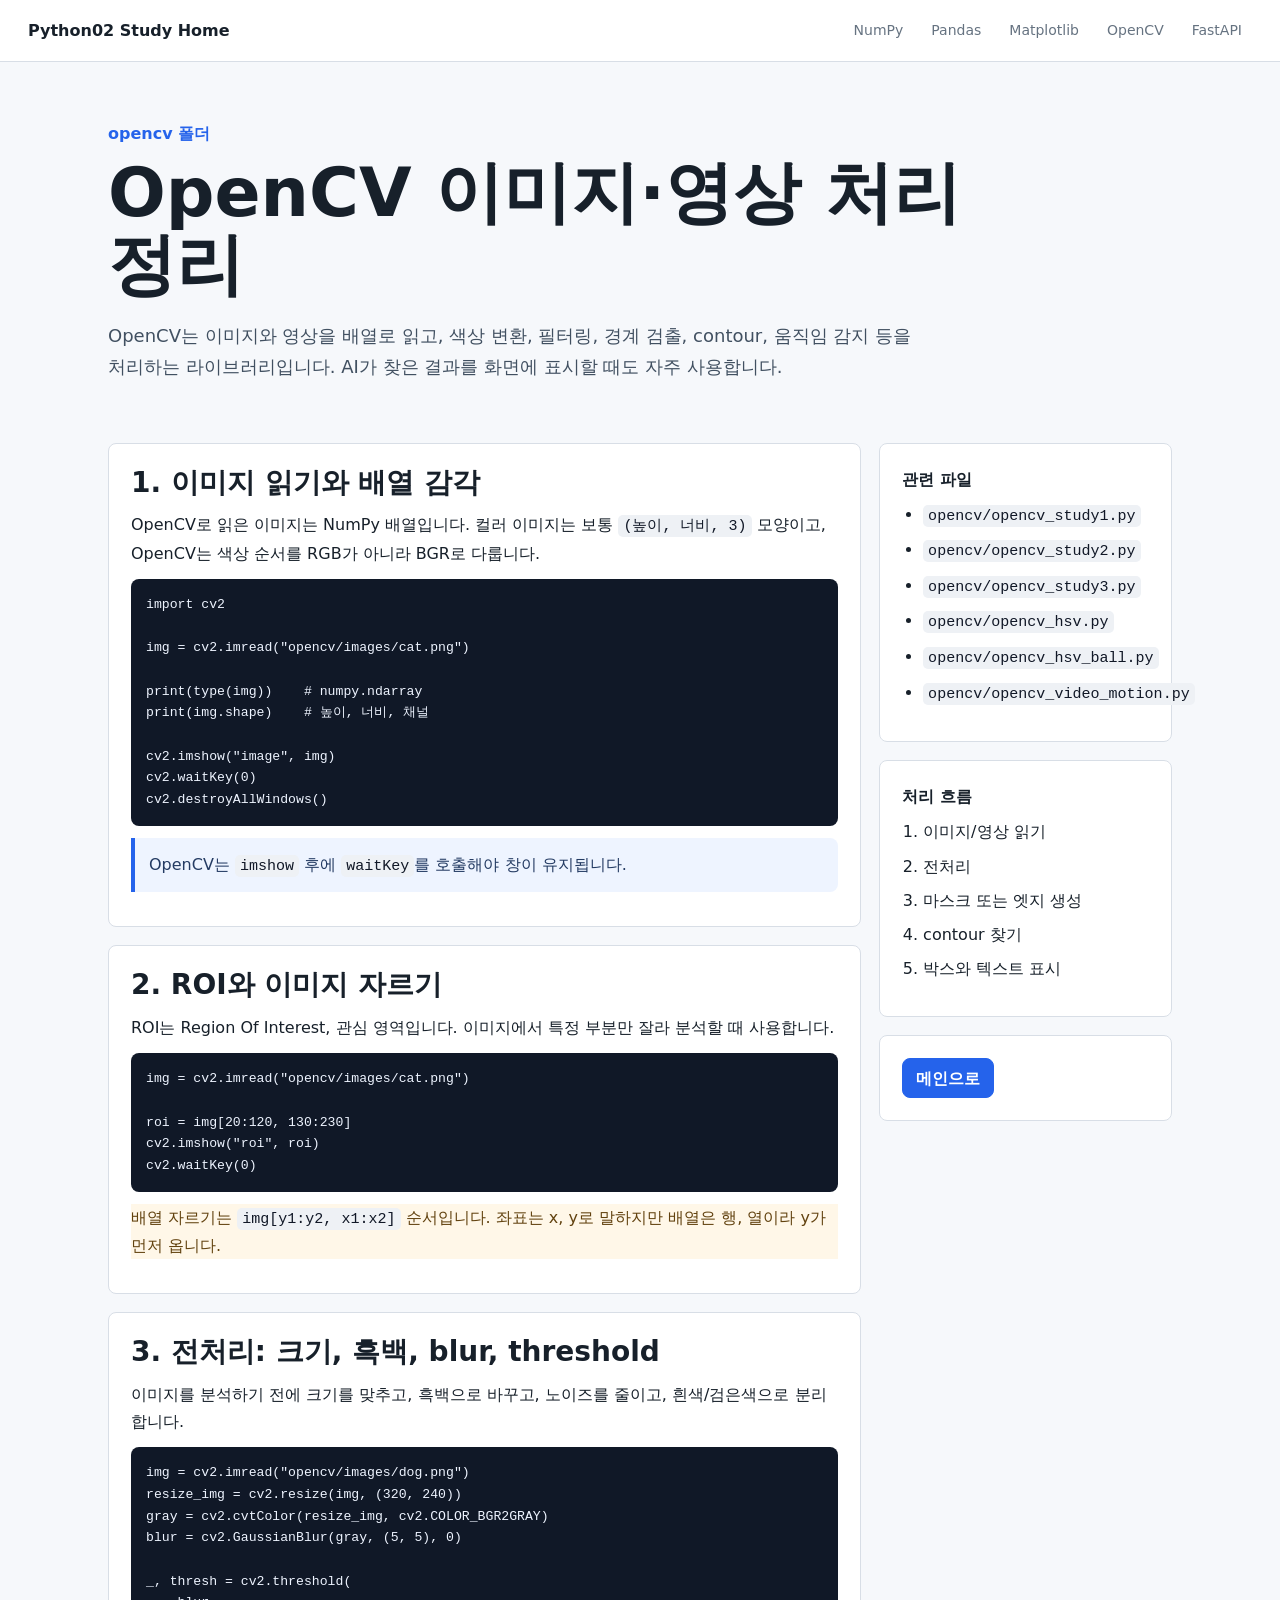
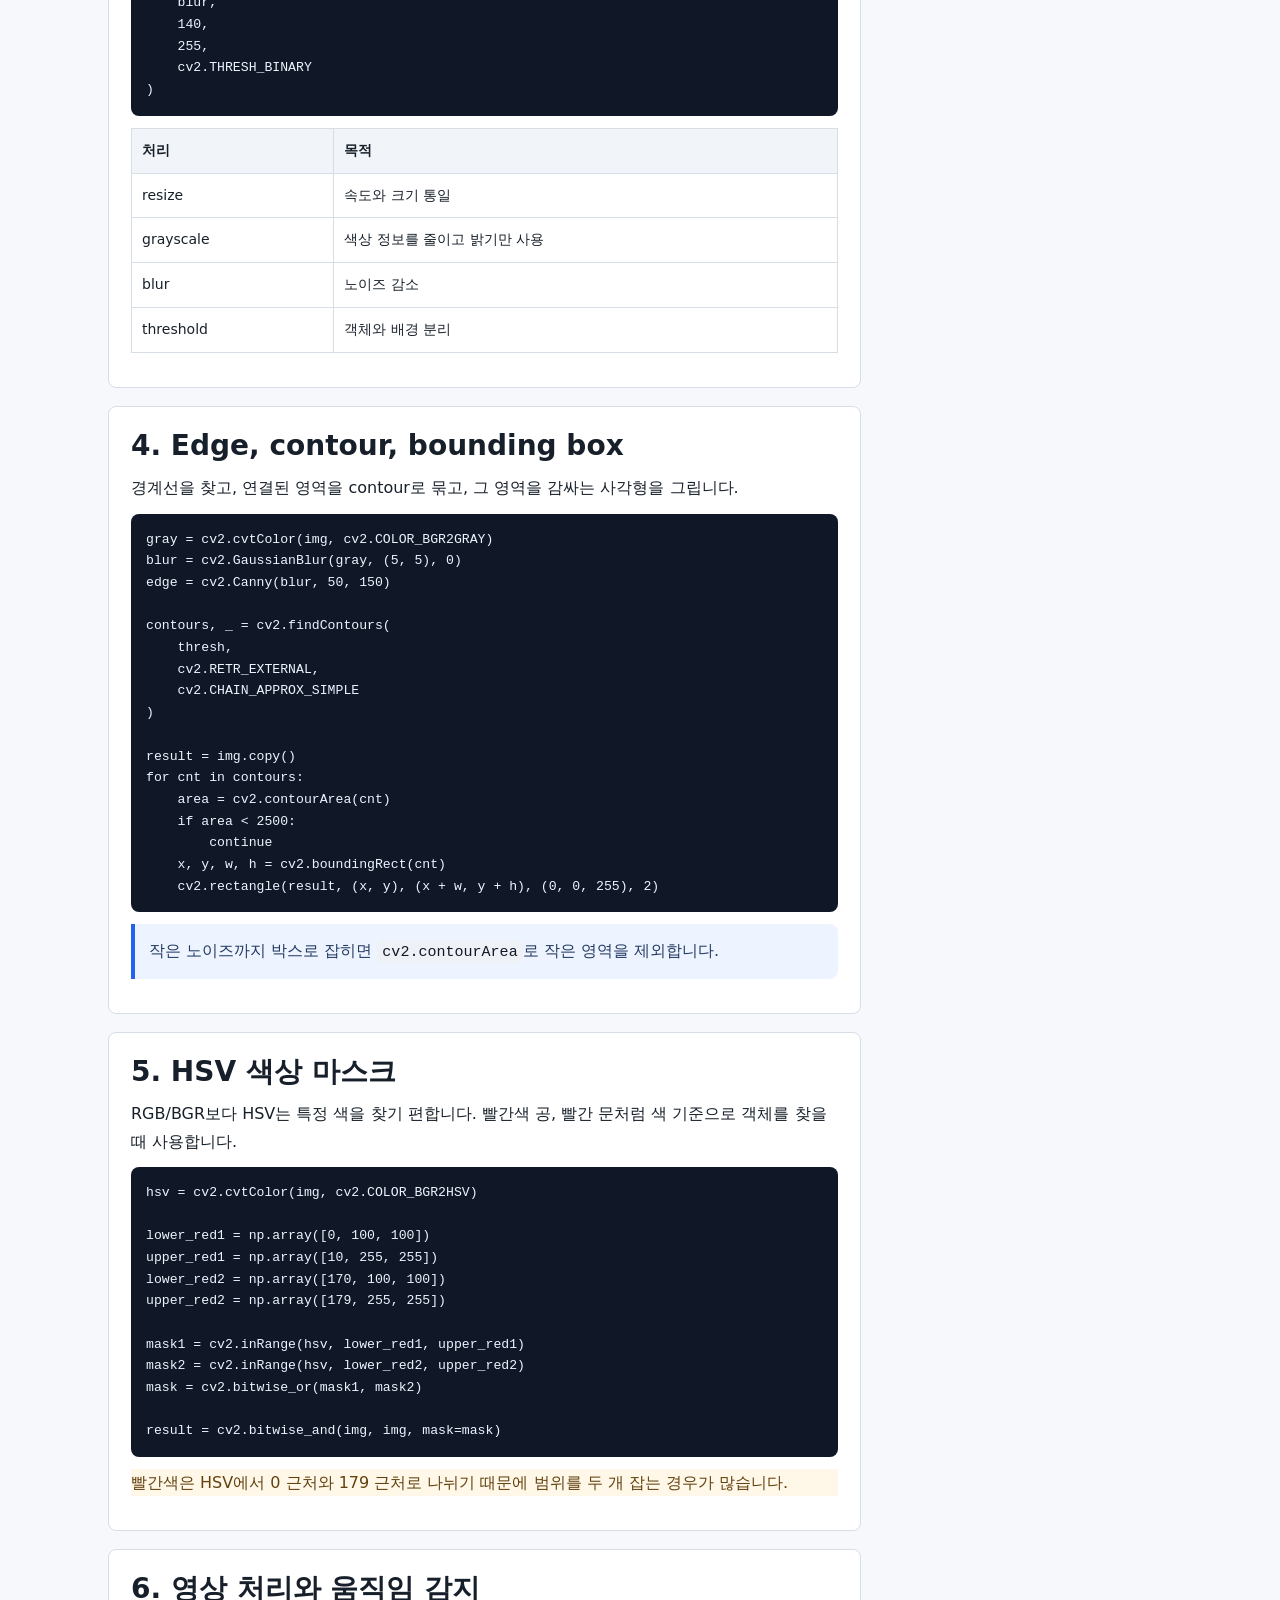
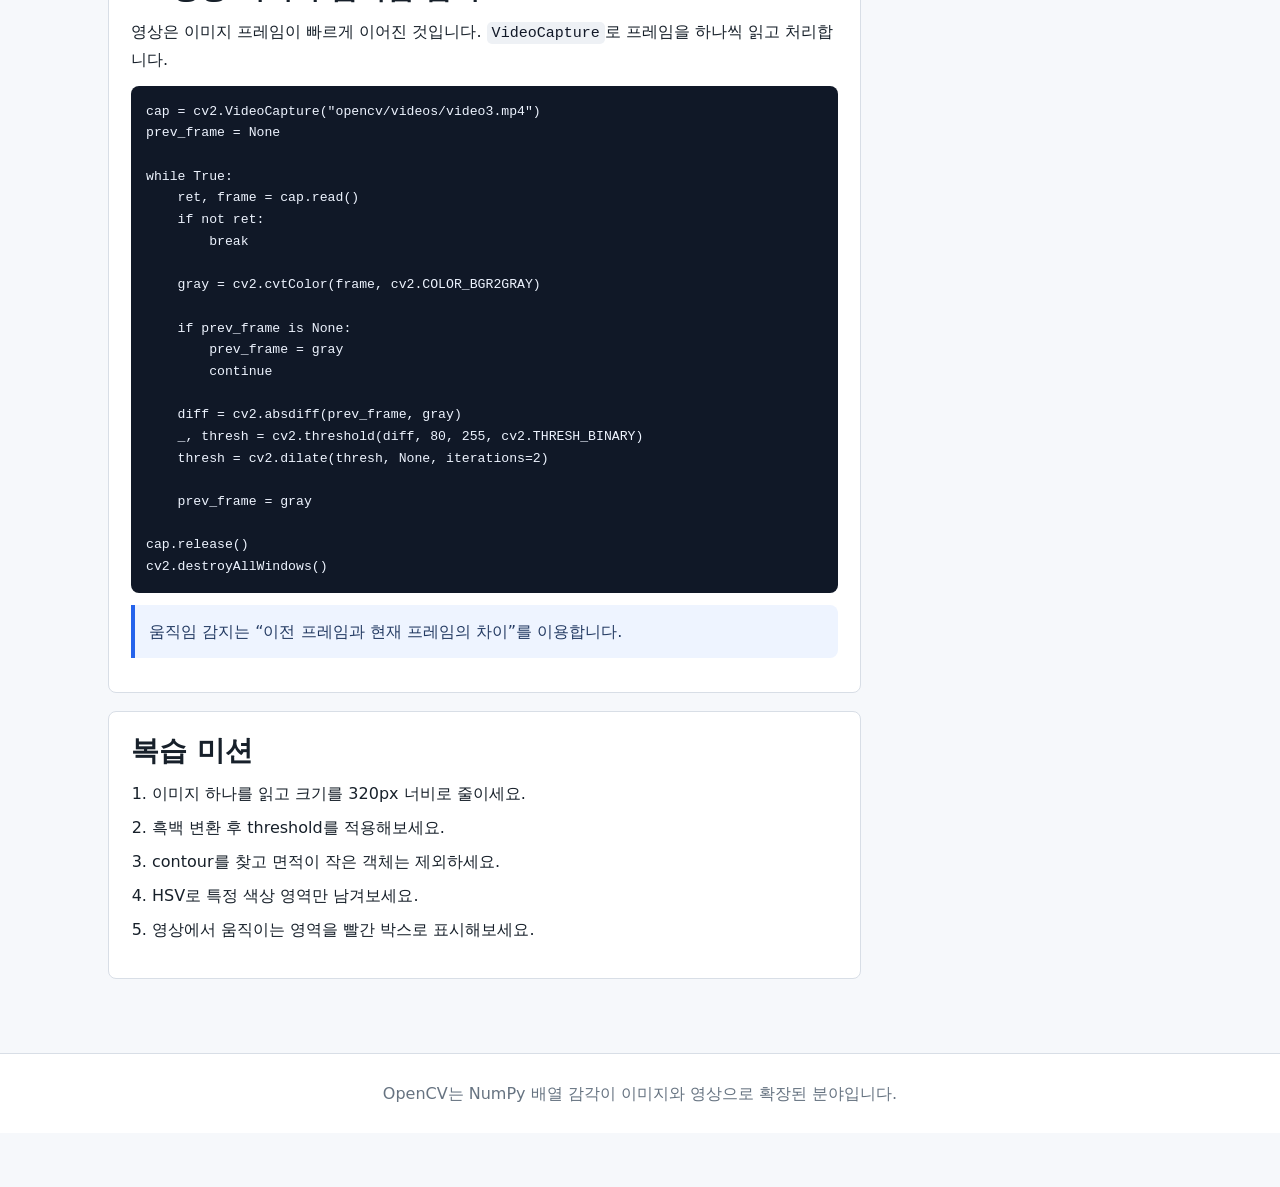
<file: 공부파일/opencv.html>
<!doctype html>
<html lang="ko">
<head>
  <meta charset="utf-8">
  <meta name="viewport" content="width=device-width, initial-scale=1">
  <title>OpenCV 학습 정리</title>
  <link rel="stylesheet" href="study.css">
</head>
<body>
  <header class="topbar">
    <a class="brand" href="../study_home.html">Python02 Study Home</a>
    <nav class="nav">
      <a href="numpy.html">NumPy</a>
      <a href="pandas.html">Pandas</a>
      <a href="matplotlib.html">Matplotlib</a>
      <a href="opencv.html">OpenCV</a>
      <a href="fastapi_project.html">FastAPI</a>
    </nav>
  </header>

  <main>
    <div class="hero">
      <p class="eyebrow">opencv 폴더</p>
      <h1>OpenCV 이미지·영상 처리 정리</h1>
      <p class="lead">OpenCV는 이미지와 영상을 배열로 읽고, 색상 변환, 필터링, 경계 검출, contour, 움직임 감지 등을 처리하는 라이브러리입니다. AI가 찾은 결과를 화면에 표시할 때도 자주 사용합니다.</p>
    </div>

    <div class="wrap grid">
      <div>
        <section>
          <h2>1. 이미지 읽기와 배열 감각</h2>
          <p>OpenCV로 읽은 이미지는 NumPy 배열입니다. 컬러 이미지는 보통 <code>(높이, 너비, 3)</code> 모양이고, OpenCV는 색상 순서를 RGB가 아니라 BGR로 다룹니다.</p>
          <pre><code class="language-python">import cv2

img = cv2.imread("opencv/images/cat.png")

print(type(img))    # numpy.ndarray
print(img.shape)    # 높이, 너비, 채널

cv2.imshow("image", img)
cv2.waitKey(0)
cv2.destroyAllWindows()</code></pre>
          <p class="note">OpenCV는 <code>imshow</code> 후에 <code>waitKey</code>를 호출해야 창이 유지됩니다.</p>
        </section>

        <section>
          <h2>2. ROI와 이미지 자르기</h2>
          <p>ROI는 Region Of Interest, 관심 영역입니다. 이미지에서 특정 부분만 잘라 분석할 때 사용합니다.</p>
          <pre><code class="language-python">img = cv2.imread("opencv/images/cat.png")

roi = img[20:120, 130:230]
cv2.imshow("roi", roi)
cv2.waitKey(0)</code></pre>
          <p class="warn">배열 자르기는 <code>img[y1:y2, x1:x2]</code> 순서입니다. 좌표는 x, y로 말하지만 배열은 행, 열이라 y가 먼저 옵니다.</p>
        </section>

        <section>
          <h2>3. 전처리: 크기, 흑백, blur, threshold</h2>
          <p>이미지를 분석하기 전에 크기를 맞추고, 흑백으로 바꾸고, 노이즈를 줄이고, 흰색/검은색으로 분리합니다.</p>
          <pre><code class="language-python">img = cv2.imread("opencv/images/dog.png")
resize_img = cv2.resize(img, (320, 240))
gray = cv2.cvtColor(resize_img, cv2.COLOR_BGR2GRAY)
blur = cv2.GaussianBlur(gray, (5, 5), 0)

_, thresh = cv2.threshold(
    blur,
    140,
    255,
    cv2.THRESH_BINARY
)</code></pre>
          <table class="mini-table">
            <thead>
              <tr><th>처리</th><th>목적</th></tr>
            </thead>
            <tbody>
              <tr><td>resize</td><td>속도와 크기 통일</td></tr>
              <tr><td>grayscale</td><td>색상 정보를 줄이고 밝기만 사용</td></tr>
              <tr><td>blur</td><td>노이즈 감소</td></tr>
              <tr><td>threshold</td><td>객체와 배경 분리</td></tr>
            </tbody>
          </table>
        </section>

        <section>
          <h2>4. Edge, contour, bounding box</h2>
          <p>경계선을 찾고, 연결된 영역을 contour로 묶고, 그 영역을 감싸는 사각형을 그립니다.</p>
          <pre><code class="language-python">gray = cv2.cvtColor(img, cv2.COLOR_BGR2GRAY)
blur = cv2.GaussianBlur(gray, (5, 5), 0)
edge = cv2.Canny(blur, 50, 150)

contours, _ = cv2.findContours(
    thresh,
    cv2.RETR_EXTERNAL,
    cv2.CHAIN_APPROX_SIMPLE
)

result = img.copy()
for cnt in contours:
    area = cv2.contourArea(cnt)
    if area < 2500:
        continue
    x, y, w, h = cv2.boundingRect(cnt)
    cv2.rectangle(result, (x, y), (x + w, y + h), (0, 0, 255), 2)</code></pre>
          <p class="note">작은 노이즈까지 박스로 잡히면 <code>cv2.contourArea</code>로 작은 영역을 제외합니다.</p>
        </section>

        <section>
          <h2>5. HSV 색상 마스크</h2>
          <p>RGB/BGR보다 HSV는 특정 색을 찾기 편합니다. 빨간색 공, 빨간 문처럼 색 기준으로 객체를 찾을 때 사용합니다.</p>
          <pre><code class="language-python">hsv = cv2.cvtColor(img, cv2.COLOR_BGR2HSV)

lower_red1 = np.array([0, 100, 100])
upper_red1 = np.array([10, 255, 255])
lower_red2 = np.array([170, 100, 100])
upper_red2 = np.array([179, 255, 255])

mask1 = cv2.inRange(hsv, lower_red1, upper_red1)
mask2 = cv2.inRange(hsv, lower_red2, upper_red2)
mask = cv2.bitwise_or(mask1, mask2)

result = cv2.bitwise_and(img, img, mask=mask)</code></pre>
          <p class="warn">빨간색은 HSV에서 0 근처와 179 근처로 나뉘기 때문에 범위를 두 개 잡는 경우가 많습니다.</p>
        </section>

        <section>
          <h2>6. 영상 처리와 움직임 감지</h2>
          <p>영상은 이미지 프레임이 빠르게 이어진 것입니다. <code>VideoCapture</code>로 프레임을 하나씩 읽고 처리합니다.</p>
          <pre><code class="language-python">cap = cv2.VideoCapture("opencv/videos/video3.mp4")
prev_frame = None

while True:
    ret, frame = cap.read()
    if not ret:
        break

    gray = cv2.cvtColor(frame, cv2.COLOR_BGR2GRAY)

    if prev_frame is None:
        prev_frame = gray
        continue

    diff = cv2.absdiff(prev_frame, gray)
    _, thresh = cv2.threshold(diff, 80, 255, cv2.THRESH_BINARY)
    thresh = cv2.dilate(thresh, None, iterations=2)

    prev_frame = gray

cap.release()
cv2.destroyAllWindows()</code></pre>
          <p class="note">움직임 감지는 “이전 프레임과 현재 프레임의 차이”를 이용합니다.</p>
        </section>

        <section>
          <h2>복습 미션</h2>
          <ol>
            <li>이미지 하나를 읽고 크기를 320px 너비로 줄이세요.</li>
            <li>흑백 변환 후 threshold를 적용해보세요.</li>
            <li>contour를 찾고 면적이 작은 객체는 제외하세요.</li>
            <li>HSV로 특정 색상 영역만 남겨보세요.</li>
            <li>영상에서 움직이는 영역을 빨간 박스로 표시해보세요.</li>
          </ol>
        </section>
      </div>

      <aside class="side">
        <div class="side-card">
          <strong>관련 파일</strong>
          <ul>
            <li><code>opencv/opencv_study1.py</code></li>
            <li><code>opencv/opencv_study2.py</code></li>
            <li><code>opencv/opencv_study3.py</code></li>
            <li><code>opencv/opencv_hsv.py</code></li>
            <li><code>opencv/opencv_hsv_ball.py</code></li>
            <li><code>opencv/opencv_video_motion.py</code></li>
          </ul>
        </div>
        <div class="side-card">
          <strong>처리 흐름</strong>
          <ol>
            <li>이미지/영상 읽기</li>
            <li>전처리</li>
            <li>마스크 또는 엣지 생성</li>
            <li>contour 찾기</li>
            <li>박스와 텍스트 표시</li>
          </ol>
        </div>
        <div class="side-card">
          <a class="button primary" href="../study_home.html">메인으로</a>
        </div>
      </aside>
    </div>
  </main>

  <footer>OpenCV는 NumPy 배열 감각이 이미지와 영상으로 확장된 분야입니다.</footer>
</body>
</html>
</file>
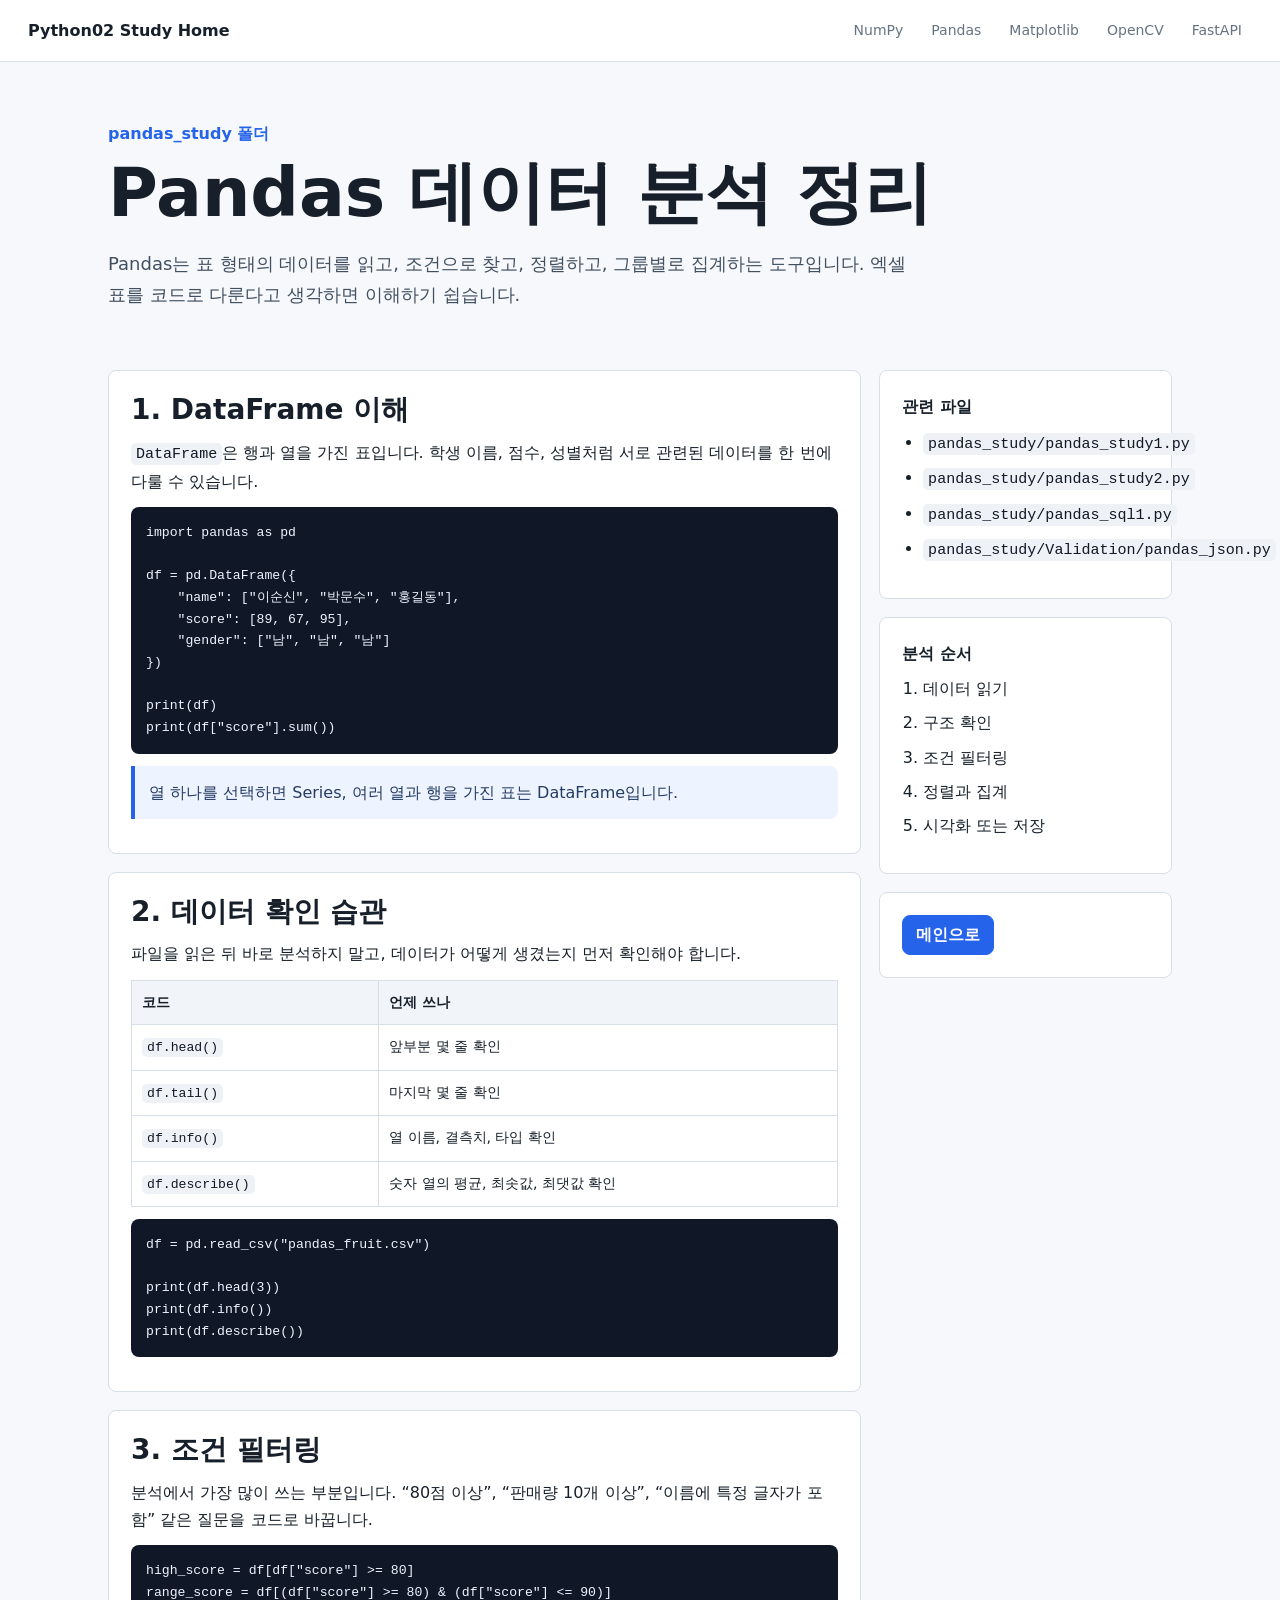
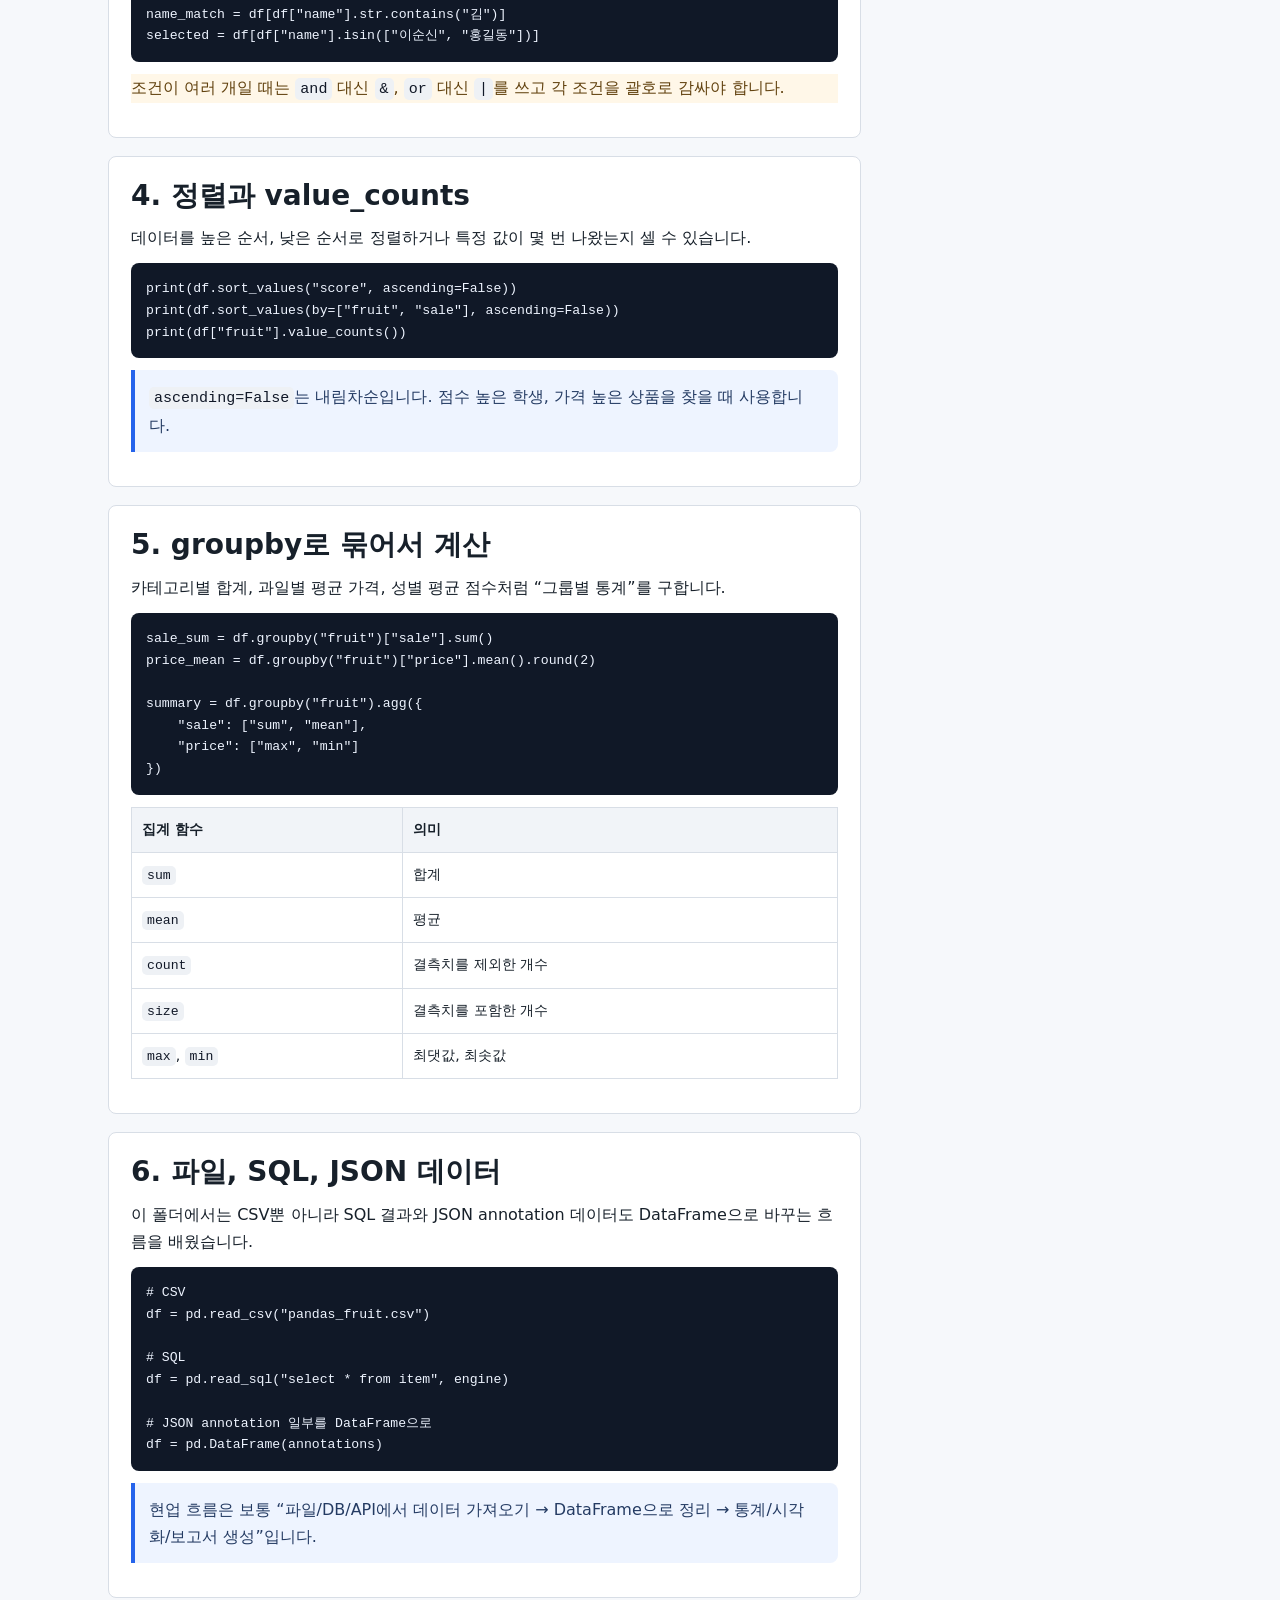
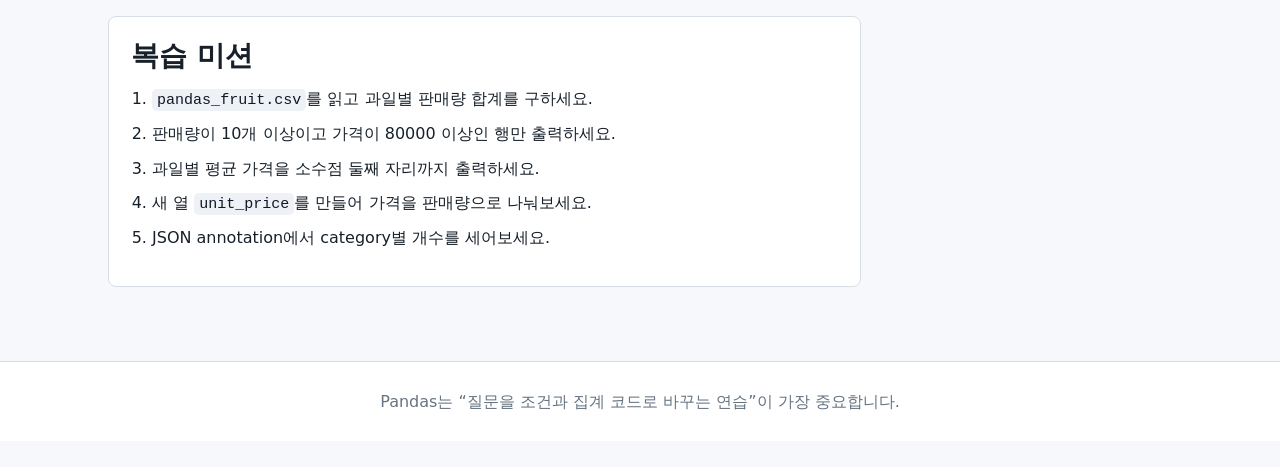
<file: 공부파일/pandas.html>
<!doctype html>
<html lang="ko">
<head>
  <meta charset="utf-8">
  <meta name="viewport" content="width=device-width, initial-scale=1">
  <title>Pandas 학습 정리</title>
  <link rel="stylesheet" href="study.css">
</head>
<body>
  <header class="topbar">
    <a class="brand" href="../study_home.html">Python02 Study Home</a>
    <nav class="nav">
      <a href="numpy.html">NumPy</a>
      <a href="pandas.html">Pandas</a>
      <a href="matplotlib.html">Matplotlib</a>
      <a href="opencv.html">OpenCV</a>
      <a href="fastapi_project.html">FastAPI</a>
    </nav>
  </header>

  <main>
    <div class="hero">
      <p class="eyebrow">pandas_study 폴더</p>
      <h1>Pandas 데이터 분석 정리</h1>
      <p class="lead">Pandas는 표 형태의 데이터를 읽고, 조건으로 찾고, 정렬하고, 그룹별로 집계하는 도구입니다. 엑셀 표를 코드로 다룬다고 생각하면 이해하기 쉽습니다.</p>
    </div>

    <div class="wrap grid">
      <div>
        <section>
          <h2>1. DataFrame 이해</h2>
          <p><code>DataFrame</code>은 행과 열을 가진 표입니다. 학생 이름, 점수, 성별처럼 서로 관련된 데이터를 한 번에 다룰 수 있습니다.</p>
          <pre><code class="language-python">import pandas as pd

df = pd.DataFrame({
    "name": ["이순신", "박문수", "홍길동"],
    "score": [89, 67, 95],
    "gender": ["남", "남", "남"]
})

print(df)
print(df["score"].sum())</code></pre>
          <p class="note">열 하나를 선택하면 Series, 여러 열과 행을 가진 표는 DataFrame입니다.</p>
        </section>

        <section>
          <h2>2. 데이터 확인 습관</h2>
          <p>파일을 읽은 뒤 바로 분석하지 말고, 데이터가 어떻게 생겼는지 먼저 확인해야 합니다.</p>
          <table class="mini-table">
            <thead>
              <tr><th>코드</th><th>언제 쓰나</th></tr>
            </thead>
            <tbody>
              <tr><td><code>df.head()</code></td><td>앞부분 몇 줄 확인</td></tr>
              <tr><td><code>df.tail()</code></td><td>마지막 몇 줄 확인</td></tr>
              <tr><td><code>df.info()</code></td><td>열 이름, 결측치, 타입 확인</td></tr>
              <tr><td><code>df.describe()</code></td><td>숫자 열의 평균, 최솟값, 최댓값 확인</td></tr>
            </tbody>
          </table>
          <pre><code class="language-python">df = pd.read_csv("pandas_fruit.csv")

print(df.head(3))
print(df.info())
print(df.describe())</code></pre>
        </section>

        <section>
          <h2>3. 조건 필터링</h2>
          <p>분석에서 가장 많이 쓰는 부분입니다. “80점 이상”, “판매량 10개 이상”, “이름에 특정 글자가 포함” 같은 질문을 코드로 바꿉니다.</p>
          <pre><code class="language-python">high_score = df[df["score"] >= 80]
range_score = df[(df["score"] >= 80) & (df["score"] <= 90)]
name_match = df[df["name"].str.contains("김")]
selected = df[df["name"].isin(["이순신", "홍길동"])]</code></pre>
          <p class="warn">조건이 여러 개일 때는 <code>and</code> 대신 <code>&</code>, <code>or</code> 대신 <code>|</code>를 쓰고 각 조건을 괄호로 감싸야 합니다.</p>
        </section>

        <section>
          <h2>4. 정렬과 value_counts</h2>
          <p>데이터를 높은 순서, 낮은 순서로 정렬하거나 특정 값이 몇 번 나왔는지 셀 수 있습니다.</p>
          <pre><code class="language-python">print(df.sort_values("score", ascending=False))
print(df.sort_values(by=["fruit", "sale"], ascending=False))
print(df["fruit"].value_counts())</code></pre>
          <p class="note"><code>ascending=False</code>는 내림차순입니다. 점수 높은 학생, 가격 높은 상품을 찾을 때 사용합니다.</p>
        </section>

        <section>
          <h2>5. groupby로 묶어서 계산</h2>
          <p>카테고리별 합계, 과일별 평균 가격, 성별 평균 점수처럼 “그룹별 통계”를 구합니다.</p>
          <pre><code class="language-python">sale_sum = df.groupby("fruit")["sale"].sum()
price_mean = df.groupby("fruit")["price"].mean().round(2)

summary = df.groupby("fruit").agg({
    "sale": ["sum", "mean"],
    "price": ["max", "min"]
})</code></pre>
          <table class="mini-table">
            <thead>
              <tr><th>집계 함수</th><th>의미</th></tr>
            </thead>
            <tbody>
              <tr><td><code>sum</code></td><td>합계</td></tr>
              <tr><td><code>mean</code></td><td>평균</td></tr>
              <tr><td><code>count</code></td><td>결측치를 제외한 개수</td></tr>
              <tr><td><code>size</code></td><td>결측치를 포함한 개수</td></tr>
              <tr><td><code>max</code>, <code>min</code></td><td>최댓값, 최솟값</td></tr>
            </tbody>
          </table>
        </section>

        <section>
          <h2>6. 파일, SQL, JSON 데이터</h2>
          <p>이 폴더에서는 CSV뿐 아니라 SQL 결과와 JSON annotation 데이터도 DataFrame으로 바꾸는 흐름을 배웠습니다.</p>
          <pre><code class="language-python"># CSV
df = pd.read_csv("pandas_fruit.csv")

# SQL
df = pd.read_sql("select * from item", engine)

# JSON annotation 일부를 DataFrame으로
df = pd.DataFrame(annotations)</code></pre>
          <p class="note">현업 흐름은 보통 “파일/DB/API에서 데이터 가져오기 → DataFrame으로 정리 → 통계/시각화/보고서 생성”입니다.</p>
        </section>

        <section>
          <h2>복습 미션</h2>
          <ol>
            <li><code>pandas_fruit.csv</code>를 읽고 과일별 판매량 합계를 구하세요.</li>
            <li>판매량이 10개 이상이고 가격이 80000 이상인 행만 출력하세요.</li>
            <li>과일별 평균 가격을 소수점 둘째 자리까지 출력하세요.</li>
            <li>새 열 <code>unit_price</code>를 만들어 가격을 판매량으로 나눠보세요.</li>
            <li>JSON annotation에서 category별 개수를 세어보세요.</li>
          </ol>
        </section>
      </div>

      <aside class="side">
        <div class="side-card">
          <strong>관련 파일</strong>
          <ul>
            <li><code>pandas_study/pandas_study1.py</code></li>
            <li><code>pandas_study/pandas_study2.py</code></li>
            <li><code>pandas_study/pandas_sql1.py</code></li>
            <li><code>pandas_study/Validation/pandas_json.py</code></li>
          </ul>
        </div>
        <div class="side-card">
          <strong>분석 순서</strong>
          <ol>
            <li>데이터 읽기</li>
            <li>구조 확인</li>
            <li>조건 필터링</li>
            <li>정렬과 집계</li>
            <li>시각화 또는 저장</li>
          </ol>
        </div>
        <div class="side-card">
          <a class="button primary" href="../study_home.html">메인으로</a>
        </div>
      </aside>
    </div>
  </main>

  <footer>Pandas는 “질문을 조건과 집계 코드로 바꾸는 연습”이 가장 중요합니다.</footer>
</body>
</html>
</file>
<file: 공부파일/study.css>
* {
  box-sizing: border-box;
}

:root {
  --ink: #17202a;
  --muted: #667381;
  --line: #d8dee6;
  --paper: #f6f8fb;
  --white: #ffffff;
  --blue: #2563eb;
  --green: #13845b;
  --amber: #ad6500;
  --red: #bd3f39;
  --code: #111827;
}

body {
  margin: 0;
  color: var(--ink);
  background: var(--paper);
  font-family: "Malgun Gothic", "Apple SD Gothic Neo", system-ui, sans-serif;
  line-height: 1.7;
}

a {
  color: inherit;
  text-decoration: none;
}

.topbar {
  position: sticky;
  top: 0;
  z-index: 5;
  display: flex;
  justify-content: space-between;
  align-items: center;
  gap: 16px;
  min-height: 62px;
  padding: 0 28px;
  background: rgba(255, 255, 255, 0.94);
  border-bottom: 1px solid var(--line);
  backdrop-filter: blur(12px);
}

.brand {
  font-weight: 900;
}

.nav {
  display: flex;
  flex-wrap: wrap;
  justify-content: flex-end;
  gap: 8px;
  color: var(--muted);
  font-size: 14px;
}

.nav a {
  padding: 7px 10px;
  border-radius: 8px;
}

.nav a:hover {
  color: var(--ink);
  background: #eef3ff;
}

.hero {
  max-width: 1120px;
  margin: 0 auto;
  padding: 58px 28px 34px;
}

.eyebrow {
  margin: 0 0 10px;
  color: var(--blue);
  font-weight: 900;
}

h1 {
  margin: 0;
  max-width: 880px;
  font-size: clamp(36px, 6vw, 68px);
  line-height: 1.06;
  letter-spacing: 0;
}

.lead {
  max-width: 820px;
  margin: 20px 0 0;
  color: #415061;
  font-size: 18px;
}

.wrap {
  max-width: 1120px;
  margin: 0 auto;
  padding: 26px 28px 56px;
}

.grid {
  display: grid;
  grid-template-columns: minmax(0, 0.72fr) minmax(280px, 0.28fr);
  gap: 18px;
  align-items: start;
}

section,
.side-card {
  margin-bottom: 18px;
  padding: 22px;
  border: 1px solid var(--line);
  border-radius: 8px;
  background: var(--white);
}

.side {
  position: sticky;
  top: 82px;
}

h2 {
  margin: 0 0 12px;
  font-size: 28px;
  line-height: 1.2;
}

h3 {
  margin: 20px 0 8px;
  font-size: 20px;
}

p {
  margin: 0 0 12px;
}

ul,
ol {
  margin: 0 0 12px;
  padding-left: 21px;
}

li {
  margin: 7px 0;
}

code {
  padding: 2px 5px;
  border-radius: 5px;
  background: #eef1f5;
  color: var(--code);
  font-family: Consolas, "Courier New", monospace;
  font-size: 0.94em;
}

pre {
  overflow-x: auto;
  margin: 12px 0;
  padding: 15px;
  border-radius: 8px;
  background: #101827;
  color: #eef4ff;
  font-size: 14px;
  line-height: 1.55;
}

pre code {
  padding: 0;
  background: transparent;
  color: inherit;
}

.note {
  padding: 13px 14px;
  border-left: 4px solid var(--blue);
  border-radius: 0 8px 8px 0;
  background: #eef4ff;
  color: #243b63;
}

.warn {
  border-left-color: var(--amber);
  background: #fff7e8;
  color: #62420f;
}

.task {
  border-left-color: var(--green);
  background: #eefaf4;
  color: #214d39;
}

.mini-table {
  width: 100%;
  border-collapse: collapse;
  margin: 12px 0;
  font-size: 14px;
}

.mini-table th,
.mini-table td {
  padding: 10px;
  border: 1px solid var(--line);
  text-align: left;
  vertical-align: top;
}

.mini-table th {
  background: #f1f4f8;
}

.pill-list {
  display: flex;
  flex-wrap: wrap;
  gap: 8px;
  padding: 0;
  list-style: none;
}

.pill-list li {
  margin: 0;
  padding: 7px 9px;
  border: 1px solid var(--line);
  border-radius: 8px;
  background: #f8fafc;
  font-size: 13px;
  font-weight: 800;
}

.button {
  display: inline-flex;
  align-items: center;
  justify-content: center;
  min-height: 40px;
  padding: 0 13px;
  border: 1px solid var(--line);
  border-radius: 8px;
  background: #ffffff;
  font-weight: 900;
}

.button.primary {
  color: white;
  border-color: var(--blue);
  background: var(--blue);
}

.side-card strong {
  display: block;
  margin-bottom: 8px;
}

footer {
  padding: 26px;
  color: var(--muted);
  text-align: center;
  border-top: 1px solid var(--line);
  background: var(--white);
}

@media (max-width: 880px) {
  .grid {
    grid-template-columns: 1fr;
  }

  .side {
    position: static;
  }
}

@media (max-width: 620px) {
  .topbar {
    align-items: flex-start;
    flex-direction: column;
    padding: 12px 18px;
  }

  .nav {
    justify-content: flex-start;
  }

  .hero,
  .wrap {
    padding-left: 18px;
    padding-right: 18px;
  }
}
</file>
